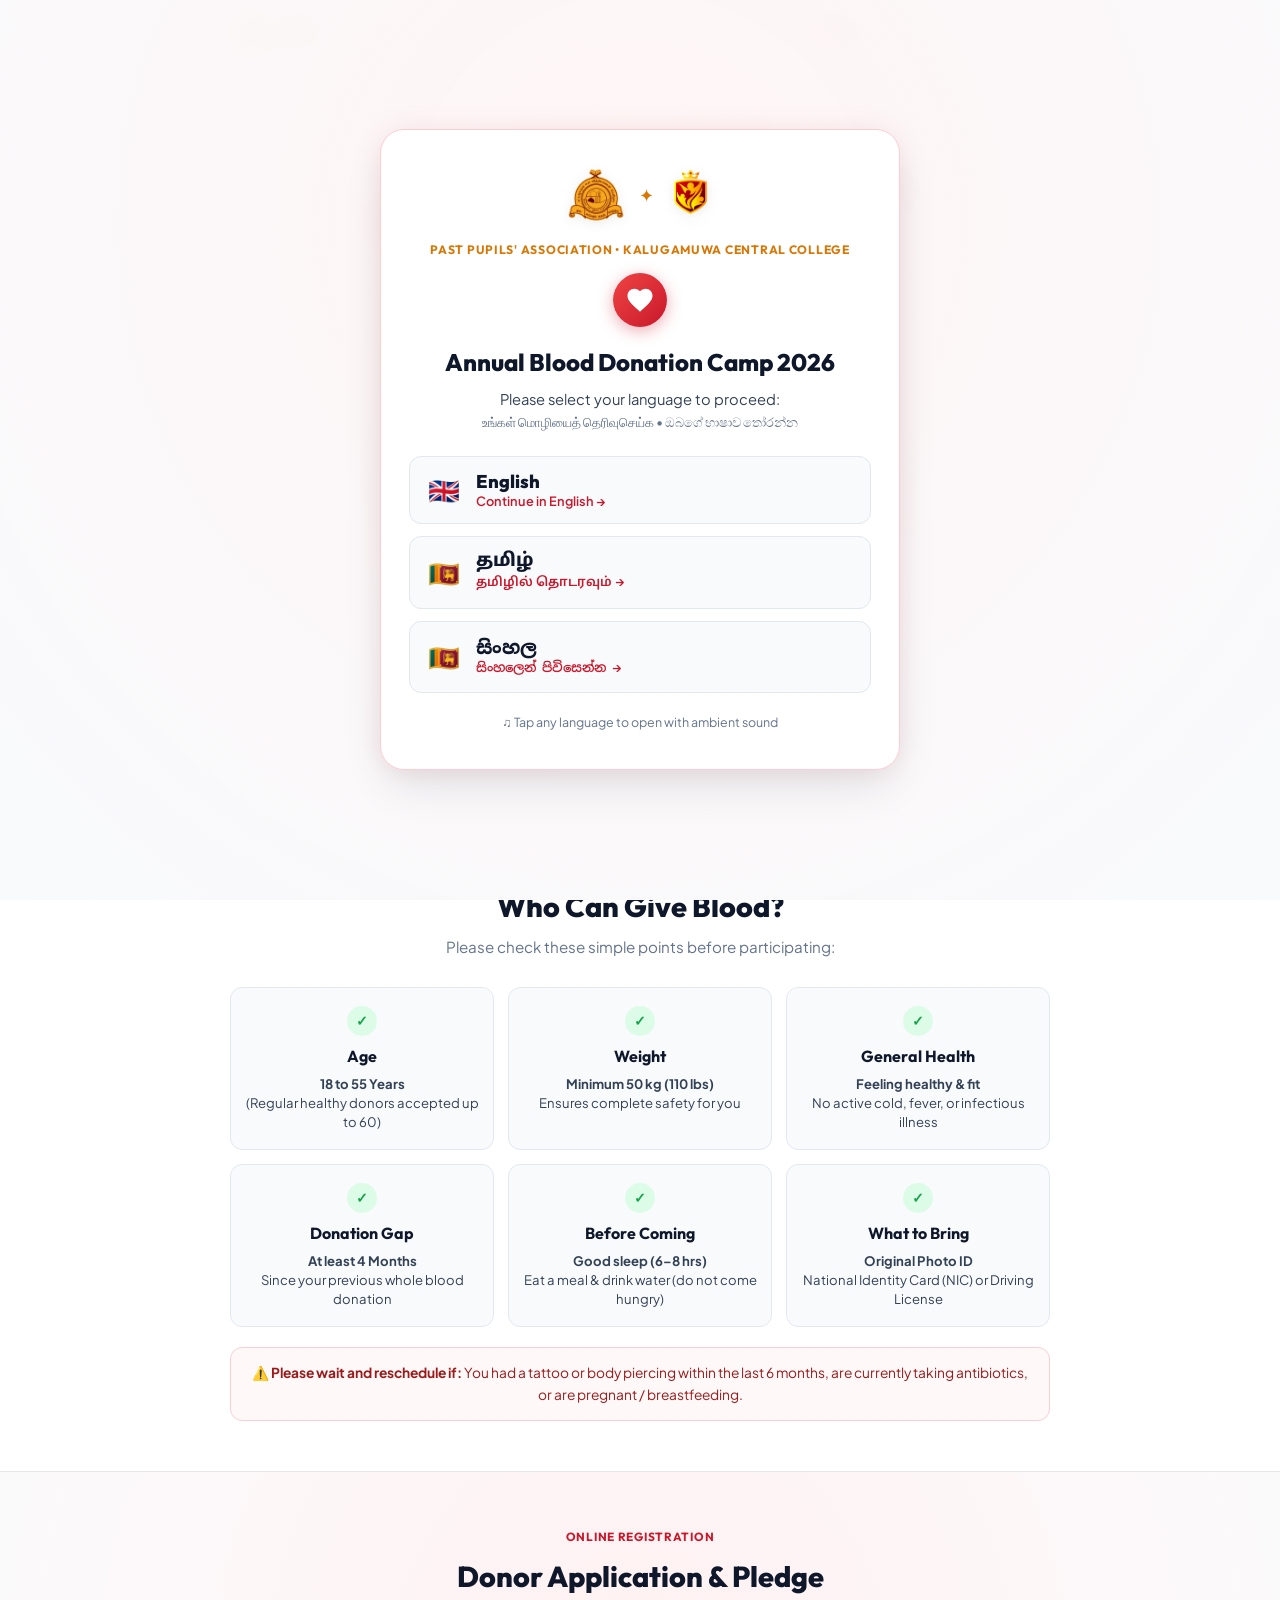
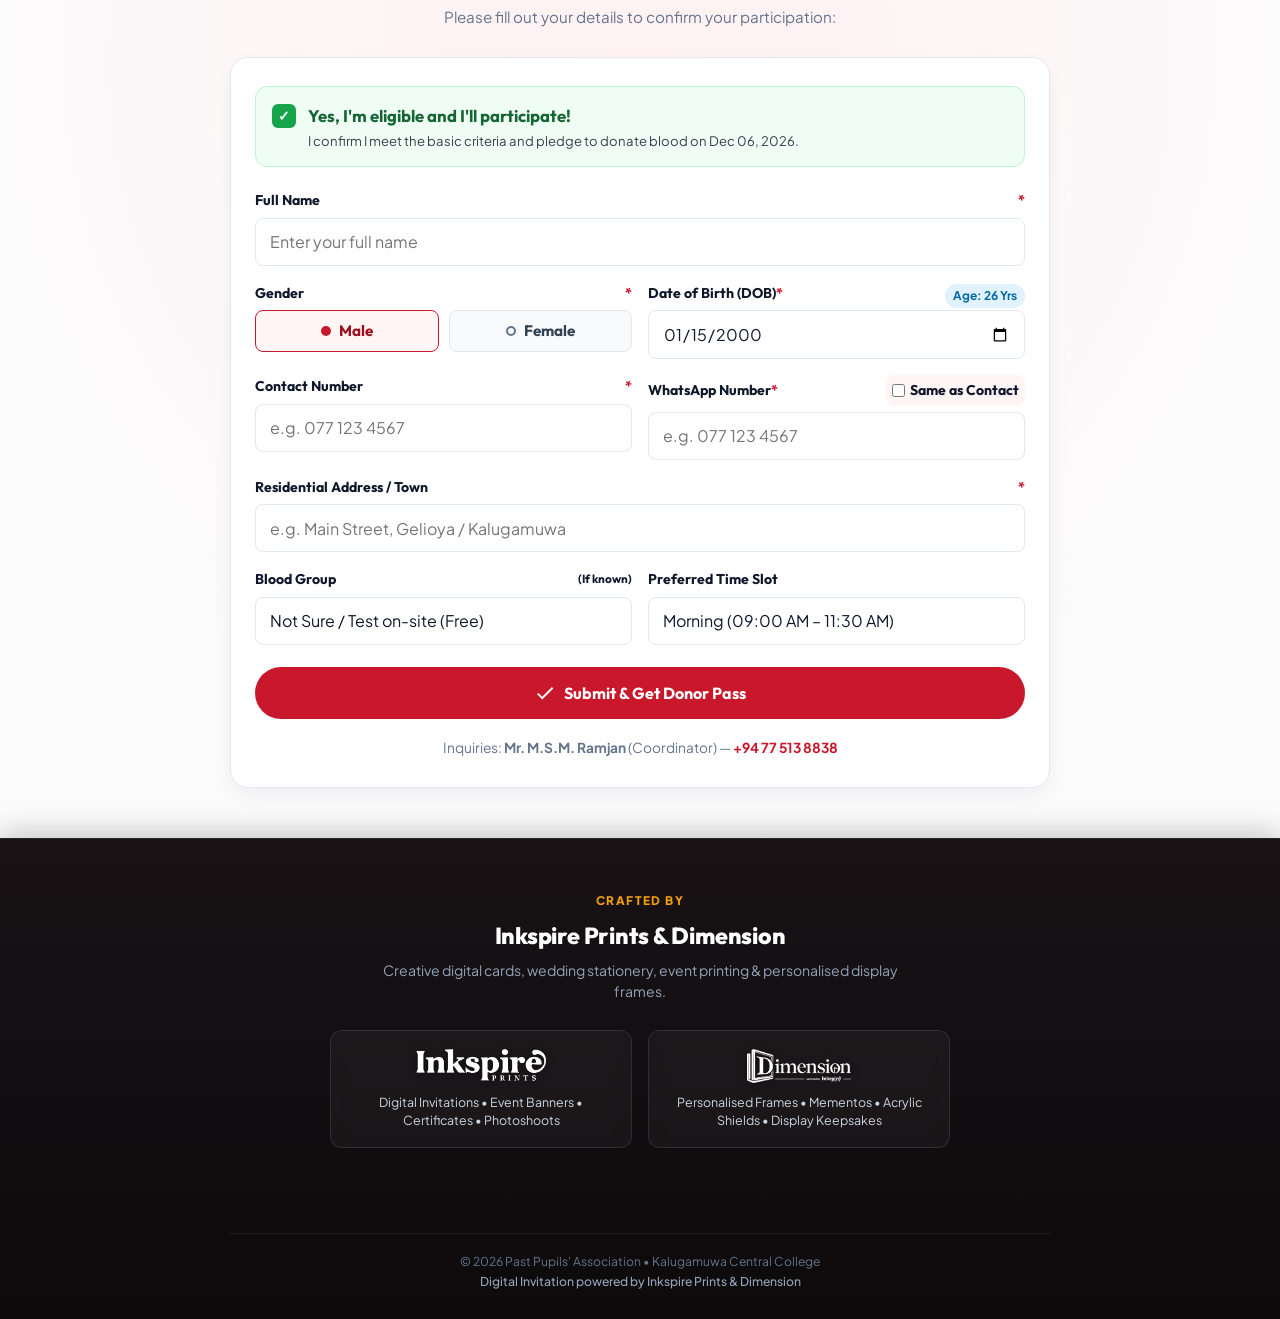
<file: index.html>
<!doctype html>
<html lang="en">
<head>
  <meta charset="utf-8">
  <meta name="viewport" content="width=device-width, initial-scale=1, viewport-fit=cover, maximum-scale=5">
  <meta name="theme-color" content="#ffffff">
  <meta name="description" content="Blood Donation Camp 2026 organized by Past Pupils' Association (PPA) of Kalugamuwa Central College in collaboration with National Blood Transfusion Service.">
  <title>Blood Donation Camp 2026 | PPA Kalugamuwa Central College</title>

  <!-- Google Fonts: Outfit, Plus Jakarta Sans, Noto Sans Tamil & Noto Sans Sinhala -->
  <link rel="preconnect" href="https://fonts.googleapis.com">
  <link rel="preconnect" href="https://fonts.gstatic.com" crossorigin>
  <link href="https://fonts.googleapis.com/css2?family=Noto+Sans+Sinhala:wght@400;500;600;700&family=Noto+Sans+Tamil:wght@400;500;600;700&family=Outfit:wght@500;600;700;800&family=Plus+Jakarta+Sans:wght@400;500;600;700&display=swap" rel="stylesheet">

  <link rel="stylesheet" href="style.css">
</head>
<body>

  <!-- =========================================================
       LANGUAGE SELECTION OPENER MODAL
       ========================================================= -->
  <div class="lang-opener-overlay" id="langOpener" role="dialog" aria-modal="true" aria-labelledby="openerHeading">
    <div class="lang-opener-card">
      <div class="opener-crests">
        <img src="assets/kcc-school-crest.png" alt="KCC Crest" class="opener-crest">
        <span class="opener-crest-sep">✦</span>
        <img src="assets/ppa-kcc-shield-large.png" alt="PPA KCC Crest" class="opener-crest">
      </div>

      <p class="opener-org">PAST PUPILS' ASSOCIATION • KALUGAMUWA CENTRAL COLLEGE</p>
      
      <div class="opener-heart-pulse" aria-hidden="true">
        <svg viewBox="0 0 24 24" fill="currentColor" width="30" height="30">
          <path d="M12 21.35l-1.45-1.32C5.4 15.36 2 12.28 2 8.5 2 5.42 4.42 3 7.5 3c1.74 0 3.41.81 4.5 2.09C13.09 3.81 14.76 3 16.5 3 19.58 3 22 5.42 22 8.5c0 3.78-3.4 6.86-8.55 11.54L12 21.35z"/>
        </svg>
      </div>

      <h2 class="opener-heading" id="openerHeading">Annual Blood Donation Camp 2026</h2>
      <p class="opener-sub">
        Please select your language to proceed:<br>
        <span class="lang-sub-hint">உங்கள் மொழியைத் தெரிவுசெய்க • ඔබගේ භාෂාව තෝරන්න</span>
      </p>

      <div class="lang-choice-grid">
        <!-- English Option -->
        <button type="button" class="lang-choice-btn" id="btnChooseEn">
          <span class="choice-flag">🇬🇧</span>
          <div class="choice-text">
            <strong class="choice-title">English</strong>
            <span class="choice-desc">Continue in English →</span>
          </div>
        </button>

        <!-- Tamil Option -->
        <a href="ta.html" class="lang-choice-btn">
          <span class="choice-flag">🇱🇰</span>
          <div class="choice-text">
            <strong class="choice-title font-tamil">தமிழ்</strong>
            <span class="choice-desc font-tamil">தமிழில் தொடரவும் →</span>
          </div>
        </a>

        <!-- Sinhala Option -->
        <a href="si.html" class="lang-choice-btn">
          <span class="choice-flag">🇱🇰</span>
          <div class="choice-text">
            <strong class="choice-title font-sinhala">සිංහල</strong>
            <span class="choice-desc font-sinhala">සිංහලෙන් පිවිසෙන්න →</span>
          </div>
        </a>
      </div>

      <p class="opener-audio-note">♫ Tap any language to open with ambient sound</p>
    </div>
  </div>

  <!-- Audio Background (Gentle Ambient) -->
  <audio id="bgAudio" loop preload="none">
    <source src="assets/heartbeat-ambient.wav" type="audio/wav">
  </audio>

  <!-- TOP BAR -->
  <header class="top-bar">
    <div class="top-bar-inner">
      <div class="logos-group">
        <img src="assets/kcc-school-crest.png" alt="KCC Crest" class="crest-img">
        <img src="assets/ppa-kcc-shield-large.png" alt="PPA KCC Crest" class="crest-img">
        <div class="header-titles">
          <span class="org-name">PAST PUPILS' ASSOCIATION (PPA)</span>
          <span class="school-name">Kalugamuwa Central College (කළුගමුව ම.ම.වි)</span>
        </div>
      </div>

      <div class="top-bar-right">
        <!-- Language Switcher Pills -->
        <div class="lang-switcher" aria-label="Select Language">
          <a href="index.html" class="lang-pill active" title="English">EN</a>
          <a href="ta.html" class="lang-pill" title="Tamil">தமிழ்</a>
          <a href="si.html" class="lang-pill" title="Sinhala">සිංහල</a>
        </div>

        <button id="audioBtn" class="audio-btn" type="button" aria-label="Toggle ambient sound" title="Toggle Sound">
          <span class="sound-icon">♫</span>
          <span id="audioText">Music</span>
        </button>
      </div>
    </div>
  </header>

  <main>

    <!-- HERO SECTION / INVITATION CARD -->
    <section class="hero-section">
      <div class="container">
        
        <div class="invitation-badge animate-fade-in">
          <span class="pulse-dot"></span> Annual Blood Donation Camp 2026
        </div>

        <div class="title-wrap animate-fade-in delay-1">
          <div class="heartbeat-icon-wrap" aria-hidden="true">
            <svg class="heartbeat-svg" viewBox="0 0 24 24" fill="currentColor">
              <path d="M12 21.35l-1.45-1.32C5.4 15.36 2 12.28 2 8.5 2 5.42 4.42 3 7.5 3c1.74 0 3.41.81 4.5 2.09C13.09 3.81 14.76 3 16.5 3 19.58 3 22 5.42 22 8.5c0 3.78-3.4 6.86-8.55 11.54L12 21.35z"/>
            </svg>
          </div>
          <h1 class="main-title">
            BLOOD DONATION<br>
            <span class="highlight-text">Save Lives</span>
          </h1>
        </div>

        <p class="tagline animate-fade-in delay-2">“Your Blood Can Give Someone a Brighter Tomorrow”</p>
        <p class="collab-text animate-fade-in delay-2">Organized in collaboration with the National Blood Transfusion Service (NBTS)</p>

        <!-- LIVE COUNTDOWN -->
        <div class="countdown-wrap animate-fade-in delay-3">
          <div class="countdown-label">COUNTDOWN TO DONATION DAY</div>
          <div class="countdown" id="countdown">
            <div class="cd-box">
              <span class="cd-num" id="days">000</span>
              <span class="cd-txt">Days</span>
            </div>
            <span class="cd-sep">:</span>
            <div class="cd-box">
              <span class="cd-num" id="hours">00</span>
              <span class="cd-txt">Hours</span>
            </div>
            <span class="cd-sep">:</span>
            <div class="cd-box">
              <span class="cd-num" id="minutes">00</span>
              <span class="cd-txt">Minutes</span>
            </div>
            <span class="cd-sep">:</span>
            <div class="cd-box">
              <span class="cd-num" id="seconds">00</span>
              <span class="cd-txt">Seconds</span>
            </div>
          </div>
        </div>

        <!-- 3 KEY EVENT DETAILS -->
        <div class="details-grid animate-fade-in delay-4">
          <div class="detail-card">
            <div class="detail-icon">📅</div>
            <div class="detail-label">DATE</div>
            <div class="detail-value">Sunday, 06 Dec 2026</div>
          </div>

          <div class="detail-card">
            <div class="detail-icon">⏰</div>
            <div class="detail-label">TIME</div>
            <div class="detail-value">09:00 AM Onwards</div>
          </div>

          <a href="https://maps.app.goo.gl/GUvWcV5GCEfPuANm7" target="_blank" rel="noopener" class="detail-card detail-link" title="Open location in Google Maps">
            <div class="detail-icon">📍</div>
            <div class="detail-label">VENUE</div>
            <div class="detail-value">College Main Hall</div>
            <div class="detail-sub">Kalugamuwa Central College, Gelioya ↗</div>
          </a>
        </div>

        <!-- QUICK ACTION BUTTONS -->
        <div class="action-buttons animate-fade-in delay-4">
          <a href="#applicationSection" class="btn btn-red btn-pulse">Register as a Donor ↓</a>
          <a href="https://maps.app.goo.gl/GUvWcV5GCEfPuANm7" target="_blank" rel="noopener" class="btn btn-white">Get Directions</a>
          <button id="calendarBtn" type="button" class="btn btn-white">Add to Calendar</button>
        </div>

      </div>
    </section>

    <!-- ELIGIBILITY GUIDE SECTION -->
    <section class="section eligibility-section" id="eligibilitySection">
      <div class="container">
        <div class="section-header reveal">
          <span class="sub-badge">Health Guidelines</span>
          <h2>Who Can Give Blood?</h2>
          <p>Please check these simple points before participating:</p>
        </div>

        <div class="eligibility-grid">
          <div class="elig-card reveal">
            <div class="elig-icon">✓</div>
            <h3>Age</h3>
            <p><strong>18 to 55 Years</strong><br>(Regular healthy donors accepted up to 60)</p>
          </div>

          <div class="elig-card reveal">
            <div class="elig-icon">✓</div>
            <h3>Weight</h3>
            <p><strong>Minimum 50 kg (110 lbs)</strong><br>Ensures complete safety for you</p>
          </div>

          <div class="elig-card reveal">
            <div class="elig-icon">✓</div>
            <h3>General Health</h3>
            <p><strong>Feeling healthy & fit</strong><br>No active cold, fever, or infectious illness</p>
          </div>

          <div class="elig-card reveal">
            <div class="elig-icon">✓</div>
            <h3>Donation Gap</h3>
            <p><strong>At least 4 Months</strong><br>Since your previous whole blood donation</p>
          </div>

          <div class="elig-card reveal">
            <div class="elig-icon">✓</div>
            <h3>Before Coming</h3>
            <p><strong>Good sleep (6–8 hrs)</strong><br>Eat a meal & drink water (do not come hungry)</p>
          </div>

          <div class="elig-card reveal">
            <div class="elig-icon">✓</div>
            <h3>What to Bring</h3>
            <p><strong>Original Photo ID</strong><br>National Identity Card (NIC) or Driving License</p>
          </div>
        </div>

        <!-- WHO SHOULD WAIT NOTE -->
        <div class="defer-note reveal">
          <strong>⚠️ Please wait and reschedule if:</strong>
          You had a tattoo or body piercing within the last 6 months, are currently taking antibiotics, or are pregnant / breastfeeding.
        </div>
      </div>
    </section>

    <!-- DONOR APPLICATION FORM (SUPER MOBILE FRIENDLY) -->
    <section class="section app-section" id="applicationSection">
      <div class="container">
        
        <div class="section-header reveal">
          <span class="sub-badge">Online Registration</span>
          <h2>Donor Application & Pledge</h2>
          <p>Please fill out your details to confirm your participation:</p>
        </div>

        <div class="form-card reveal">
          <form id="donorForm" novalidate>

            <!-- PLEDGE CONFIRMATION -->
            <div class="pledge-box" id="pledgeContainer">
              <label class="pledge-label" for="pledgeCheck">
                <input type="checkbox" id="pledgeCheck" name="pledge" checked required>
                <span class="pledge-chk-custom" aria-hidden="true">✓</span>
                <span class="pledge-text">
                  <strong>Yes, I'm eligible and I'll participate!</strong>
                  <small>I confirm I meet the basic criteria and pledge to donate blood on Dec 06, 2026.</small>
                </span>
              </label>
              <div class="error-msg" id="pledgeError">Please confirm your participation.</div>
            </div>

            <!-- PROPER ORDER FORM FIELDS -->
            <div class="fields-grid">

              <!-- 1. FULL NAME -->
              <div class="field-wrap full-width" id="wrap-fullName">
                <label for="fullName">Full Name <span class="req">*</span></label>
                <input 
                  type="text" 
                  id="fullName" 
                  name="fullName" 
                  placeholder="Enter your full name" 
                  required 
                  autocomplete="name" 
                  autocapitalize="words" 
                  spellcheck="false"
                >
                <div class="error-msg" id="nameError">Please enter your full name.</div>
              </div>

              <!-- 2. GENDER (TOUCH-FRIENDLY PILLS) -->
              <div class="field-wrap half-width" id="wrap-gender">
                <label>Gender <span class="req">*</span></label>
                <div class="gender-options">
                  <label class="gender-radio">
                    <input type="radio" name="gender" value="Male" checked>
                    <span class="gender-pill-box">
                      <span class="gender-dot"></span> Male
                    </span>
                  </label>
                  <label class="gender-radio">
                    <input type="radio" name="gender" value="Female">
                    <span class="gender-pill-box">
                      <span class="gender-dot"></span> Female
                    </span>
                  </label>
                </div>
              </div>

              <!-- 3. DATE OF BIRTH -->
              <div class="field-wrap half-width" id="wrap-dob">
                <div class="label-row">
                  <label for="dob">Date of Birth (DOB) <span class="req">*</span></label>
                  <span class="age-badge" id="ageBadge">Age: —</span>
                </div>
                <input 
                  type="date" 
                  id="dob" 
                  name="dob" 
                  value="2000-01-15" 
                  required 
                  max="2008-12-06" 
                  min="1960-01-01"
                >
                <div class="error-msg" id="dobError">Please enter a valid DOB (must be 18 to 60 years).</div>
              </div>

              <!-- 4. CONTACT NUMBER (NUMERIC KEYPAD) -->
              <div class="field-wrap half-width" id="wrap-contact">
                <label for="contactNumber">Contact Number <span class="req">*</span></label>
                <input 
                  type="tel" 
                  id="contactNumber" 
                  name="contactNumber" 
                  inputmode="tel" 
                  autocomplete="tel" 
                  placeholder="e.g. 077 123 4567" 
                  required
                >
                <div class="error-msg" id="contactError">Please enter your contact number.</div>
              </div>

              <!-- 5. WHATSAPP NUMBER (NUMERIC KEYPAD) -->
              <div class="field-wrap half-width" id="wrap-whatsapp">
                <div class="label-row">
                  <label for="whatsappNumber">WhatsApp Number <span class="req">*</span></label>
                  <label class="same-chk" for="samePhone">
                    <input type="checkbox" id="samePhone">
                    <span>Same as Contact</span>
                  </label>
                </div>
                <input 
                  type="tel" 
                  id="whatsappNumber" 
                  name="whatsappNumber" 
                  inputmode="tel" 
                  autocomplete="tel" 
                  placeholder="e.g. 077 123 4567" 
                  required
                >
                <div class="error-msg" id="whatsappError">Please enter your WhatsApp number.</div>
              </div>

              <!-- 6. RESIDENTIAL ADDRESS -->
              <div class="field-wrap full-width" id="wrap-address">
                <label for="address">Residential Address / Town <span class="req">*</span></label>
                <input 
                  type="text" 
                  id="address" 
                  name="address" 
                  autocomplete="street-address" 
                  placeholder="e.g. Main Street, Gelioya / Kalugamuwa" 
                  required
                >
                <div class="error-msg" id="addressError">Please enter your address or town.</div>
              </div>

              <!-- 7. BLOOD GROUP (OPTIONAL) -->
              <div class="field-wrap half-width">
                <label for="bloodGroup">Blood Group <small>(If known)</small></label>
                <select id="bloodGroup" name="bloodGroup">
                  <option value="Not Sure / Test on-site">Not Sure / Test on-site (Free)</option>
                  <option value="A+">A Positive (A+)</option>
                  <option value="A-">A Negative (A-)</option>
                  <option value="B+">B Positive (B+)</option>
                  <option value="B-">B Negative (B-)</option>
                  <option value="O+">O Positive (O+)</option>
                  <option value="O-">O Negative (O-) Universal</option>
                  <option value="AB+">AB Positive (AB+)</option>
                  <option value="AB-">AB Negative (AB-)</option>
                </select>
              </div>

              <!-- 8. PREFERRED TIME SLOT -->
              <div class="field-wrap half-width">
                <label for="timeSlot">Preferred Time Slot</label>
                <select id="timeSlot" name="timeSlot">
                  <option value="Morning (09:00 AM – 11:30 AM)">Morning (09:00 AM – 11:30 AM)</option>
                  <option value="Midday (11:30 AM – 01:30 PM)">Midday (11:30 AM – 01:30 PM)</option>
                  <option value="Afternoon (01:30 PM – 03:30 PM)">Afternoon (01:30 PM – 03:30 PM)</option>
                </select>
              </div>

            </div>

            <!-- SUBMIT BUTTON (DIRECT GOOGLE SHEET REGISTRATION) -->
            <div class="form-submit-row">
              <button type="submit" id="btnSubmitForm" class="btn btn-red btn-touch-lg btn-block">
                <svg viewBox="0 0 24 24" width="22" height="22" fill="currentColor" aria-hidden="true">
                  <path d="M9 16.17L4.83 12l-1.42 1.41L9 19 21 7l-1.41-1.41L9 16.17z"/>
                </svg>
                <span>Submit &amp; Get Donor Pass</span>
              </button>
            </div>

            <!-- SUBMIT FEEDBACK NOTICE -->
            <div id="submitNotice" class="submit-notice-box" style="display: none;">
              <div class="submit-notice-inner">
                <span class="submit-notice-icon">⏳</span>
                <span class="submit-notice-text">Saving your registration to the Official Donor Sheet...</span>
              </div>
            </div>

            <div class="contact-coordinator">
              Inquiries: <strong>Mr. M.S.M. Ramjan</strong> (Coordinator) — <a href="tel:+94775138838">+94 77 513 8838</a>
            </div>

          </form>

        </div>

      </div>
    </section>

  </main>

  <!-- MOBILE FLOATING ACTION PILL -->
  <aside class="mobile-floating-bar" id="mobileFloatBar" aria-label="Mobile quick actions">
    <a href="#applicationSection" class="float-btn float-register">
      <span class="float-icon">🩸</span> Register to Donate
    </a>
    <a href="https://maps.app.goo.gl/GUvWcV5GCEfPuANm7" target="_blank" rel="noopener" class="float-btn float-map" title="Open Map">
      <span class="float-icon">📍</span> Map
    </a>
  </aside>

  <!-- INKSPIRE PRINTS & DIMENSION BRANDING FOOTER -->
  <footer class="footer">
    <div class="container footer-content">
      
      <div class="footer-intro reveal">
        <p class="footer-kicker">Crafted by</p>
        <h3 class="footer-brand-title">Inkspire Prints & Dimension</h3>
        <p class="footer-desc">Creative digital cards, wedding stationery, event printing & personalised display frames.</p>
      </div>

      <div class="footer-brands-grid">
        <!-- Inkspire Prints -->
        <div class="brand-box reveal">
          <img src="assets/inkspire-white.png" alt="Inkspire Prints" class="brand-img" loading="lazy">
          <p class="brand-text">Digital Invitations • Event Banners • Certificates • Photoshoots</p>
        </div>

        <!-- Dimension -->
        <div class="brand-box reveal">
          <img src="assets/dimension-white.png" alt="Dimension" class="brand-img" loading="lazy">
          <p class="brand-text">Personalised Frames • Mementos • Acrylic Shields • Display Keepsakes</p>
        </div>
      </div>

      <!-- Contact details -->
      <div class="footer-contact-bar reveal">
        <span>📞 <a href="tel:+94772949758">+94 77 29 49 758</a></span>
        <span class="dot">•</span>
        <span>📍 1st Floor, 22 Daulagala Rd, Gelioya 20620</span>
        <span class="dot">•</span>
        <a href="https://wa.me/94772949758?text=Hello%20Inkspire%20Prints%2C%20I%20am%20interested%20in%20your%20digital%20invitation%20and%20printing%20services." target="_blank" rel="noopener" class="footer-wa-link">Enquire on WhatsApp</a>
      </div>

      <div class="footer-copy">
        <p>© 2026 Past Pupils' Association • Kalugamuwa Central College</p>
        <p>Digital Invitation powered by Inkspire Prints & Dimension</p>
      </div>

    </div>
  </footer>

  <script src="config.js"></script>
  <script src="script.js"></script>
</body>
</html>
</file>
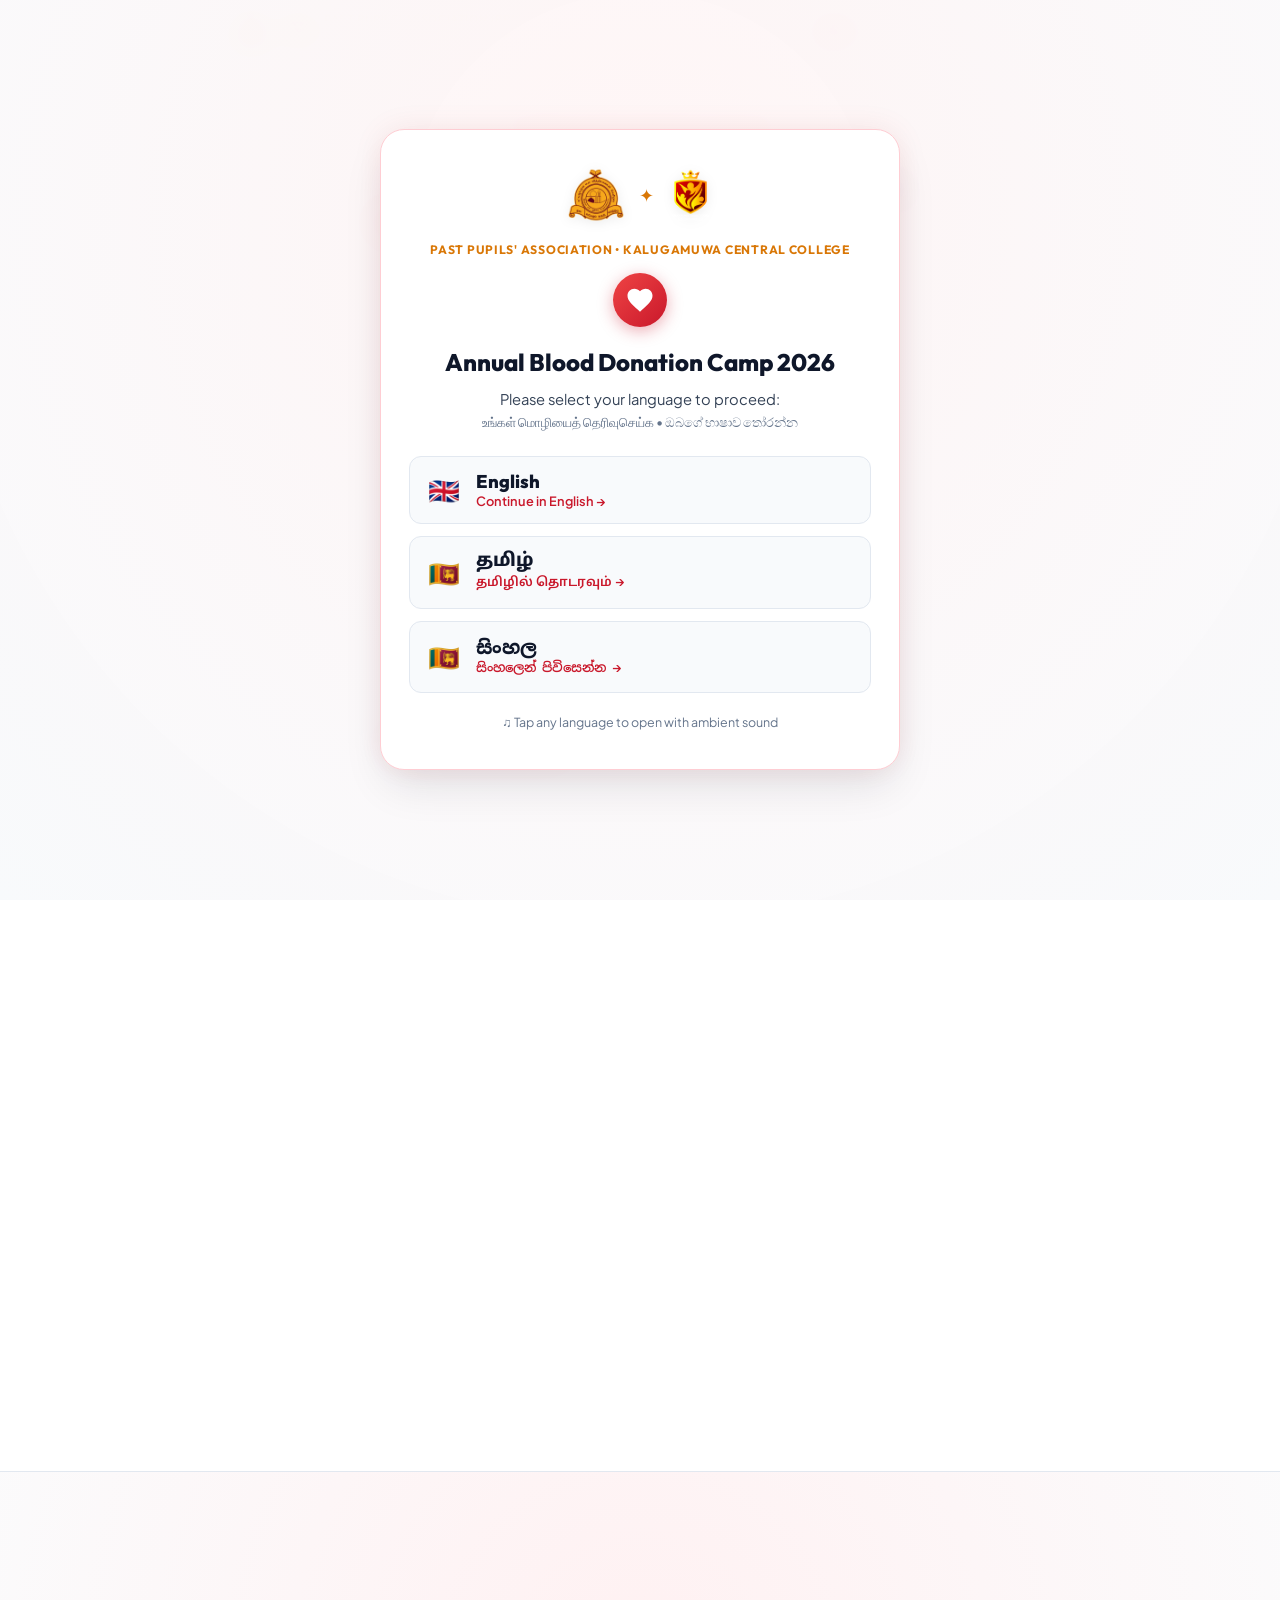
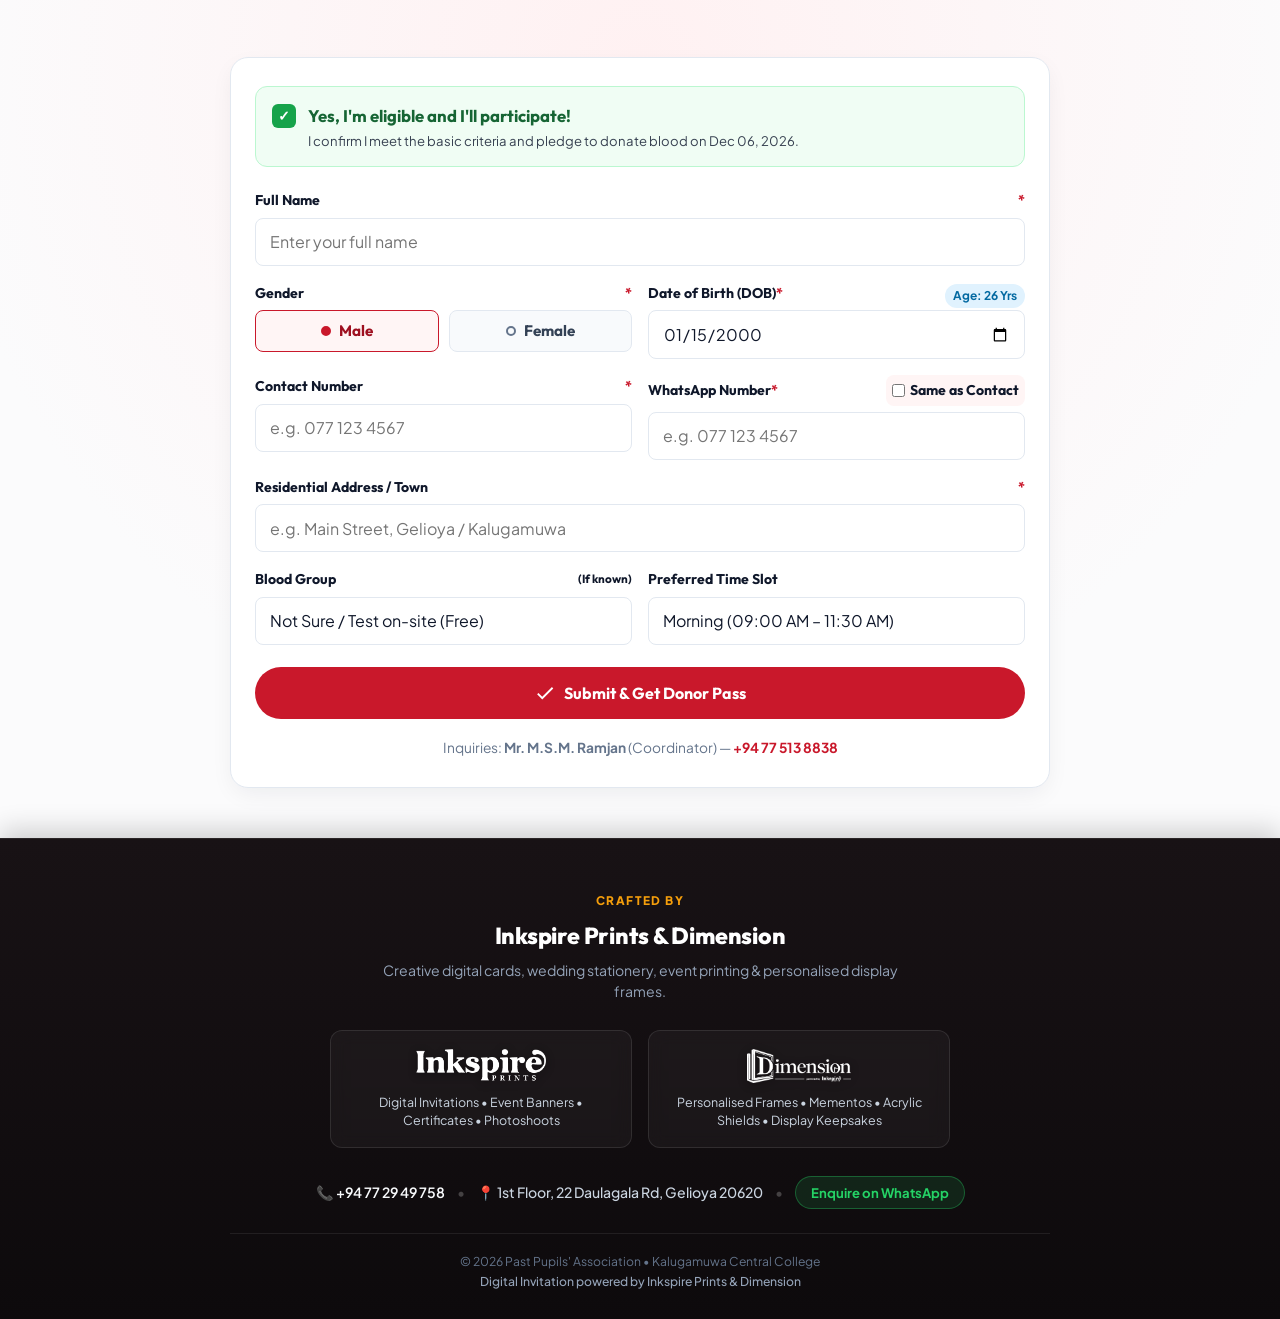
<file: admin.html>
<!doctype html>
<html lang="en">
<head>
  <meta charset="utf-8">
  <meta name="robots" content="noindex, nofollow">
  <meta http-equiv="refresh" content="0; url=index.html">
  <title>Redirecting...</title>
  <script>window.location.replace("index.html");</script>
</head>
<body>
  <p>Redirecting to <a href="index.html">KCC Blood Donation 2026</a>...</p>
</body>
</html>
</file>
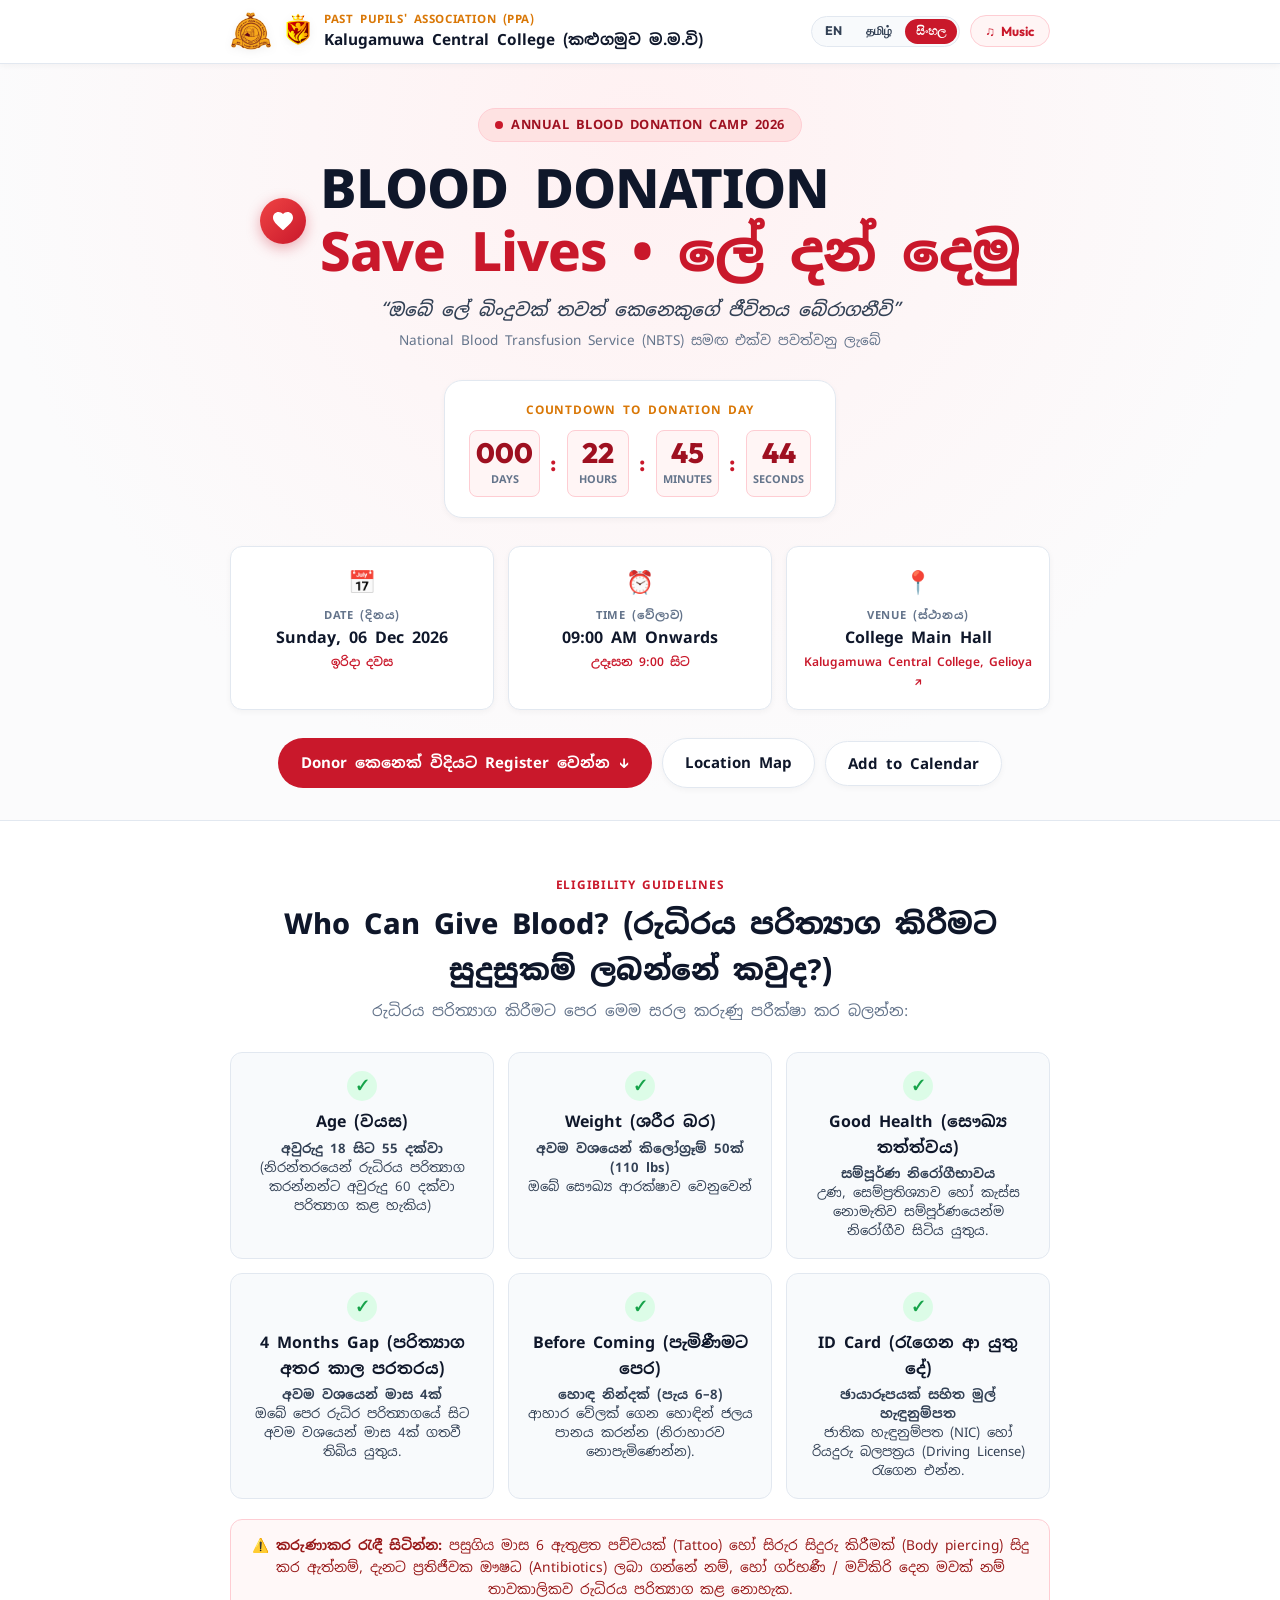
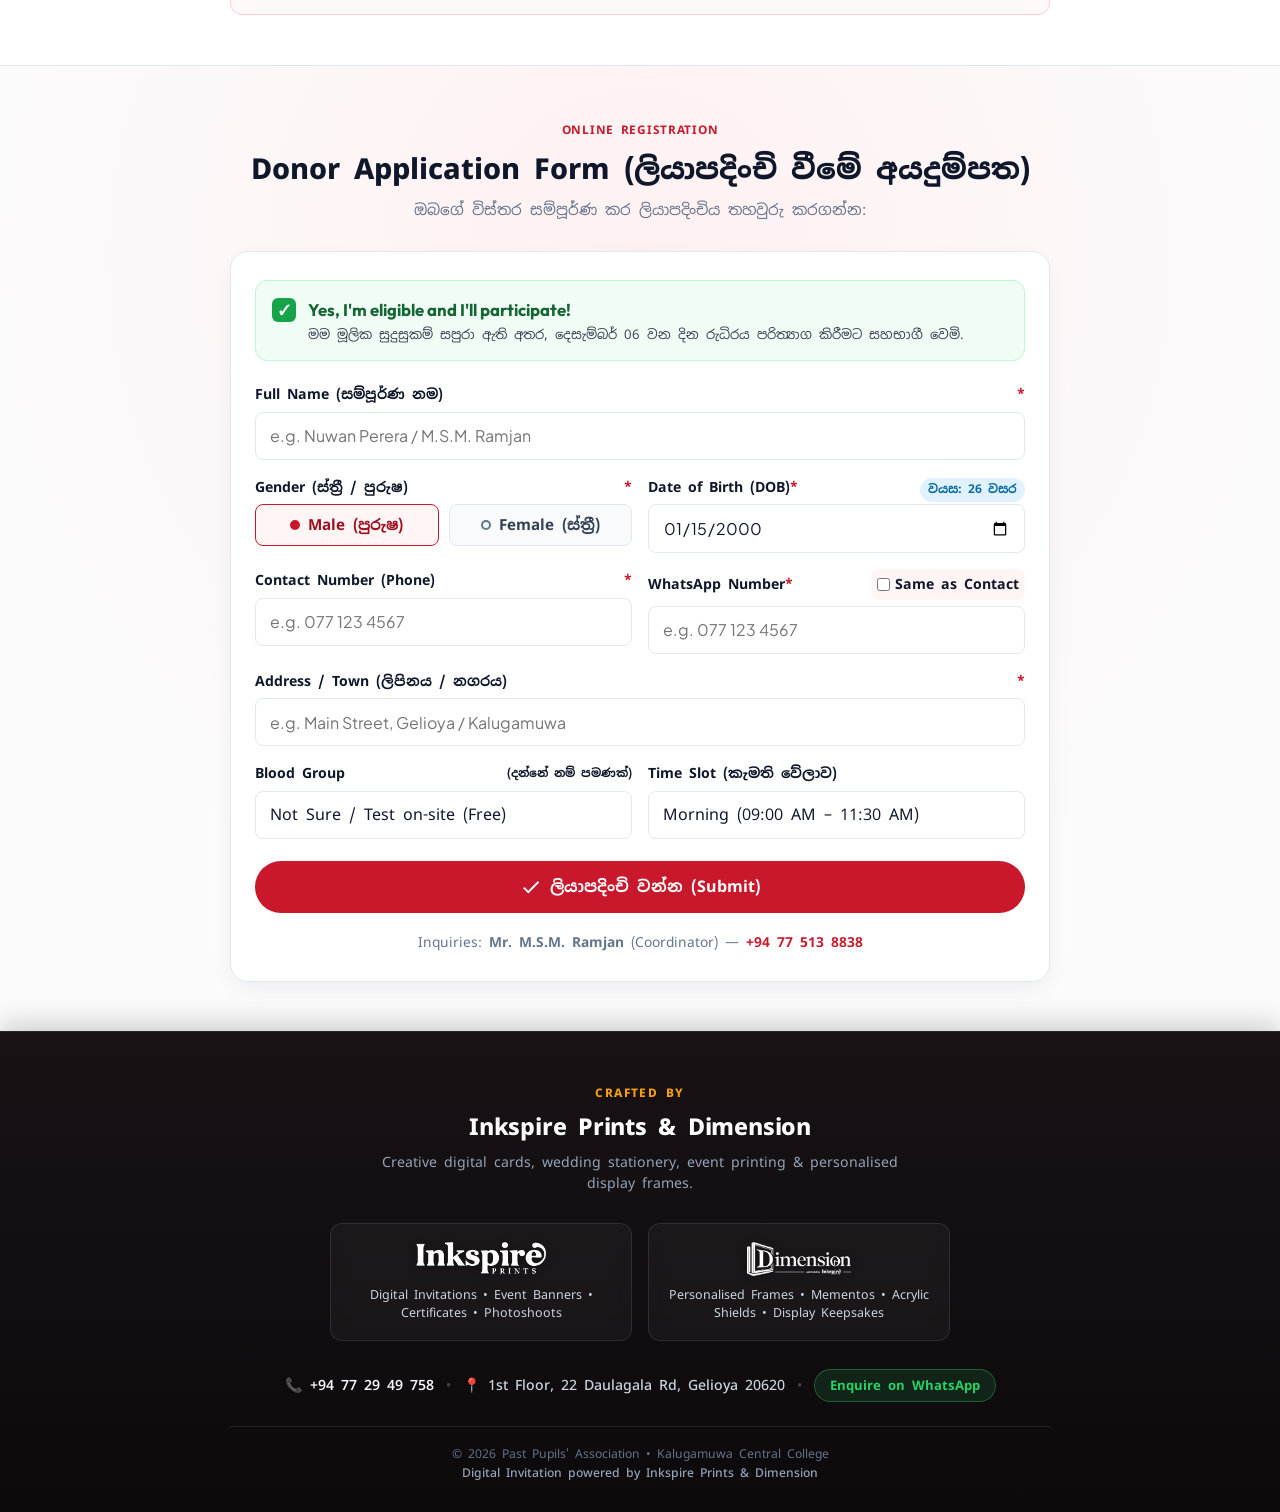
<file: si.html>
<!doctype html>
<html lang="si">
<head>
  <meta charset="utf-8">
  <meta name="viewport" content="width=device-width, initial-scale=1, viewport-fit=cover, maximum-scale=5">
  <meta name="theme-color" content="#ffffff">
  <meta name="description" content="Annual Blood Donation Camp 2026 organized by PPA of Kalugamuwa Central College with National Blood Transfusion Service.">
  <title>Blood Donation Camp 2026 | PPA Kalugamuwa Central College</title>

  <!-- Google Fonts: Noto Sans Sinhala, Outfit & Plus Jakarta Sans -->
  <link rel="preconnect" href="https://fonts.googleapis.com">
  <link rel="preconnect" href="https://fonts.gstatic.com" crossorigin>
  <link href="https://fonts.googleapis.com/css2?family=Noto+Sans+Sinhala:wght@400;500;600;700&family=Noto+Sans+Tamil:wght@400;500;600;700&family=Outfit:wght@500;600;700;800&family=Plus+Jakarta+Sans:wght@400;500;600;700&display=swap" rel="stylesheet">

  <link rel="stylesheet" href="style.css">
</head>
<body class="lang-si">

  <!-- Audio Background (Gentle Ambient) -->
  <audio id="bgAudio" loop preload="none">
    <source src="assets/heartbeat-ambient.wav" type="audio/wav">
  </audio>

  <!-- TOP BAR -->
  <header class="top-bar">
    <div class="top-bar-inner">
      <div class="logos-group">
        <img src="assets/kcc-school-crest.png" alt="KCC Crest" class="crest-img">
        <img src="assets/ppa-kcc-shield-large.png" alt="PPA KCC Crest" class="crest-img">
        <div class="header-titles">
          <span class="org-name font-sinhala">PAST PUPILS' ASSOCIATION (PPA)</span>
          <span class="school-name font-sinhala">Kalugamuwa Central College (කළුගමුව ම.ම.වි)</span>
        </div>
      </div>

      <div class="top-bar-right">
        <!-- Language Switcher Pills -->
        <div class="lang-switcher" aria-label="Select Language">
          <a href="index.html" class="lang-pill" title="English">EN</a>
          <a href="ta.html" class="lang-pill" title="Tamil">தமிழ்</a>
          <a href="si.html" class="lang-pill active" title="Sinhala">සිංහල</a>
        </div>

        <button id="audioBtn" class="audio-btn" type="button" aria-label="Music" title="Music">
          <span class="sound-icon">♫</span>
          <span id="audioText">Music</span>
        </button>
      </div>
    </div>
  </header>

  <main>

    <!-- HERO SECTION / INVITATION CARD -->
    <section class="hero-section">
      <div class="container">
        
        <div class="invitation-badge animate-fade-in font-sinhala">
          <span class="pulse-dot"></span> Annual Blood Donation Camp 2026
        </div>

        <div class="title-wrap animate-fade-in delay-1">
          <div class="heartbeat-icon-wrap" aria-hidden="true">
            <svg class="heartbeat-svg" viewBox="0 0 24 24" fill="currentColor">
              <path d="M12 21.35l-1.45-1.32C5.4 15.36 2 12.28 2 8.5 2 5.42 4.42 3 7.5 3c1.74 0 3.41.81 4.5 2.09C13.09 3.81 14.76 3 16.5 3 19.58 3 22 5.42 22 8.5c0 3.78-3.4 6.86-8.55 11.54L12 21.35z"/>
            </svg>
          </div>
          <h1 class="main-title font-sinhala">
            BLOOD DONATION<br>
            <span class="highlight-text">Save Lives • ලේ දන් දෙමු</span>
          </h1>
        </div>

        <p class="tagline animate-fade-in delay-2 font-sinhala">“ඔබේ ලේ බිංදුවක් තවත් කෙනෙකුගේ ජීවිතය බේරාගනීවි”</p>
        <p class="collab-text animate-fade-in delay-2 font-sinhala">National Blood Transfusion Service (NBTS) සමඟ එක්ව පවත්වනු ලැබේ</p>

        <!-- LIVE COUNTDOWN -->
        <div class="countdown-wrap animate-fade-in delay-3">
          <div class="countdown-label font-sinhala">COUNTDOWN TO DONATION DAY</div>
          <div class="countdown" id="countdown">
            <div class="cd-box">
              <span class="cd-num" id="days">000</span>
              <span class="cd-txt font-sinhala">Days</span>
            </div>
            <span class="cd-sep">:</span>
            <div class="cd-box">
              <span class="cd-num" id="hours">00</span>
              <span class="cd-txt font-sinhala">Hours</span>
            </div>
            <span class="cd-sep">:</span>
            <div class="cd-box">
              <span class="cd-num" id="minutes">00</span>
              <span class="cd-txt font-sinhala">Minutes</span>
            </div>
            <span class="cd-sep">:</span>
            <div class="cd-box">
              <span class="cd-num" id="seconds">00</span>
              <span class="cd-txt font-sinhala">Seconds</span>
            </div>
          </div>
        </div>

        <!-- 3 KEY EVENT DETAILS -->
        <div class="details-grid animate-fade-in delay-4">
          <div class="detail-card">
            <div class="detail-icon">📅</div>
            <div class="detail-label font-sinhala">DATE (දිනය)</div>
            <div class="detail-value font-sinhala">Sunday, 06 Dec 2026</div>
            <div class="detail-sub font-sinhala">ඉරිදා දවස</div>
          </div>

          <div class="detail-card">
            <div class="detail-icon">⏰</div>
            <div class="detail-label font-sinhala">TIME (වේලාව)</div>
            <div class="detail-value font-sinhala">09:00 AM Onwards</div>
            <div class="detail-sub font-sinhala">උදෑසන 9:00 සිට</div>
          </div>

          <a href="https://maps.app.goo.gl/GUvWcV5GCEfPuANm7" target="_blank" rel="noopener" class="detail-card detail-link" title="Open Map">
            <div class="detail-icon">📍</div>
            <div class="detail-label font-sinhala">VENUE (ස්ථානය)</div>
            <div class="detail-value font-sinhala">College Main Hall</div>
            <div class="detail-sub font-sinhala">Kalugamuwa Central College, Gelioya ↗</div>
          </a>
        </div>

        <!-- QUICK ACTION BUTTONS -->
        <div class="action-buttons animate-fade-in delay-4">
          <a href="#applicationSection" class="btn btn-red btn-pulse font-sinhala">Donor කෙනෙක් විදියට Register වෙන්න ↓</a>
          <a href="https://maps.app.goo.gl/GUvWcV5GCEfPuANm7" target="_blank" rel="noopener" class="btn btn-white font-sinhala">Location Map</a>
          <button id="calendarBtn" type="button" class="btn btn-white font-sinhala">Add to Calendar</button>
        </div>

      </div>
    </section>

    <!-- ELIGIBILITY GUIDE SECTION -->
    <section class="section eligibility-section" id="eligibilitySection">
      <div class="container">
        <div class="section-header reveal">
          <span class="sub-badge font-sinhala">Eligibility Guidelines</span>
          <h2 class="font-sinhala">Who Can Give Blood? (රුධිරය පරිත්‍යාග කිරීමට සුදුසුකම් ලබන්නේ කවුද?)</h2>
          <p class="font-sinhala">රුධිරය පරිත්‍යාග කිරීමට පෙර මෙම සරල කරුණු පරීක්ෂා කර බලන්න:</p>
        </div>

        <div class="eligibility-grid">
          <div class="elig-card reveal">
            <div class="elig-icon">✓</div>
            <h3 class="font-sinhala">Age (වයස)</h3>
            <p class="font-sinhala"><strong>අවුරුදු 18 සිට 55 දක්වා</strong><br>(නිරන්තරයෙන් රුධිරය පරිත්‍යාග කරන්නන්ට අවුරුදු 60 දක්වා පරිත්‍යාග කළ හැකිය)</p>
          </div>

          <div class="elig-card reveal">
            <div class="elig-icon">✓</div>
            <h3 class="font-sinhala">Weight (ශරීර බර)</h3>
            <p class="font-sinhala"><strong>අවම වශයෙන් කිලෝග්‍රෑම් 50ක් (110 lbs)</strong><br>ඔබේ සෞඛ්‍ය ආරක්ෂාව වෙනුවෙන්</p>
          </div>

          <div class="elig-card reveal">
            <div class="elig-icon">✓</div>
            <h3 class="font-sinhala">Good Health (සෞඛ්‍ය තත්ත්වය)</h3>
            <p class="font-sinhala"><strong>සම්පූර්ණ නිරෝගීභාවය</strong><br>උණ, සෙම්ප්‍රතිශ්‍යාව හෝ කැස්ස නොමැතිව සම්පූර්ණයෙන්ම නිරෝගීව සිටිය යුතුය.</p>
          </div>

          <div class="elig-card reveal">
            <div class="elig-icon">✓</div>
            <h3 class="font-sinhala">4 Months Gap (පරිත්‍යාග අතර කාල පරතරය)</h3>
            <p class="font-sinhala"><strong>අවම වශයෙන් මාස 4ක්</strong><br>ඔබේ පෙර රුධිර පරිත්‍යාගයේ සිට අවම වශයෙන් මාස 4ක් ගතවී තිබිය යුතුය.</p>
          </div>

          <div class="elig-card reveal">
            <div class="elig-icon">✓</div>
            <h3 class="font-sinhala">Before Coming (පැමිණීමට පෙර)</h3>
            <p class="font-sinhala"><strong>හොඳ නින්දක් (පැය 6–8)</strong><br>ආහාර වේලක් ගෙන හොඳින් ජලය පානය කරන්න (නිරාහාරව නොපැමිණෙන්න).</p>
          </div>

          <div class="elig-card reveal">
            <div class="elig-icon">✓</div>
            <h3 class="font-sinhala">ID Card (රැගෙන ආ යුතු දේ)</h3>
            <p class="font-sinhala"><strong>ඡායාරූපයක් සහිත මුල් හැඳුනුම්පත</strong><br>ජාතික හැඳුනුම්පත (NIC) හෝ රියදුරු බලපත්‍රය (Driving License) රැගෙන එන්න.</p>
          </div>
        </div>

        <!-- WHO SHOULD WAIT NOTE -->
        <div class="defer-note reveal font-sinhala">
          <strong>⚠️ කරුණාකර රැඳී සිටින්න:</strong>
          පසුගිය මාස 6 ඇතුළත පච්චයක් (Tattoo) හෝ සිරුර සිදුරු කිරීමක් (Body piercing) සිදු කර ඇත්නම්, දැනට ප්‍රතිජීවක ඖෂධ (Antibiotics) ලබා ගන්නේ නම්, හෝ ගර්භණී / මව්කිරි දෙන මවක් නම් තාවකාලිකව රුධිරය පරිත්‍යාග කළ නොහැක.
        </div>
      </div>
    </section>

    <!-- DONOR APPLICATION FORM (SUPER MOBILE FRIENDLY) -->
    <section class="section app-section" id="applicationSection">
      <div class="container">
        
        <div class="section-header reveal">
          <span class="sub-badge font-sinhala">Online Registration</span>
          <h2 class="font-sinhala">Donor Application Form (ලියාපදිංචි වීමේ අයදුම්පත)</h2>
          <p class="font-sinhala">ඔබගේ විස්තර සම්පූර්ණ කර ලියාපදිංචිය තහවුරු කරගන්න:</p>
        </div>

        <div class="form-card reveal">
          <form id="donorForm" novalidate>

            <!-- PLEDGE CONFIRMATION -->
            <div class="pledge-box" id="pledgeContainer">
              <label class="pledge-label" for="pledgeCheck">
                <input type="checkbox" id="pledgeCheck" name="pledge" checked required>
                <span class="pledge-chk-custom" aria-hidden="true">✓</span>
                <span class="pledge-text font-sinhala">
                  <strong>Yes, I'm eligible and I'll participate!</strong>
                  <small>මම මූලික සුදුසුකම් සපුරා ඇති අතර, දෙසැම්බර් 06 වන දින රුධිරය පරිත්‍යාග කිරීමට සහභාගී වෙමි.</small>
                </span>
              </label>
              <div class="error-msg font-sinhala" id="pledgeError">කරුණාකර තහවුරු කරන්න.</div>
            </div>

            <!-- PROPER ORDER FORM FIELDS -->
            <div class="fields-grid">

              <!-- 1. FULL NAME -->
              <div class="field-wrap full-width" id="wrap-fullName">
                <label for="fullName" class="font-sinhala">Full Name (සම්පූර්ණ නම) <span class="req">*</span></label>
                <input 
                  type="text" 
                  id="fullName" 
                  name="fullName" 
                  placeholder="e.g. Nuwan Perera / M.S.M. Ramjan" 
                  required 
                  autocomplete="name" 
                  autocapitalize="words" 
                  spellcheck="false"
                >
                <div class="error-msg font-sinhala" id="nameError">කරුණාකර ඔබගේ නම ඇතුළත් කරන්න.</div>
              </div>

              <!-- 2. GENDER -->
              <div class="field-wrap half-width" id="wrap-gender">
                <label class="font-sinhala">Gender (ස්ත්‍රී / පුරුෂ) <span class="req">*</span></label>
                <div class="gender-options">
                  <label class="gender-radio">
                    <input type="radio" name="gender" value="Male (පුරුෂ)" checked>
                    <span class="gender-pill-box font-sinhala">
                      <span class="gender-dot"></span> Male (පුරුෂ)
                    </span>
                  </label>
                  <label class="gender-radio">
                    <input type="radio" name="gender" value="Female (ස්ත්‍රී)">
                    <span class="gender-pill-box font-sinhala">
                      <span class="gender-dot"></span> Female (ස්ත්‍රී)
                    </span>
                  </label>
                </div>
              </div>

              <!-- 3. DATE OF BIRTH -->
              <div class="field-wrap half-width" id="wrap-dob">
                <div class="label-row">
                  <label for="dob" class="font-sinhala">Date of Birth (DOB) <span class="req">*</span></label>
                  <span class="age-badge" id="ageBadge">Age: —</span>
                </div>
                <input 
                  type="date" 
                  id="dob" 
                  name="dob" 
                  value="2000-01-15" 
                  required 
                  max="2008-12-06" 
                  min="1960-01-01"
                >
                <div class="error-msg font-sinhala" id="dobError">වලංගු උපන් දිනයක් ඇතුළත් කරන්න (Age must be 18 to 60).</div>
              </div>

              <!-- 4. CONTACT NUMBER -->
              <div class="field-wrap half-width" id="wrap-contact">
                <label for="contactNumber" class="font-sinhala">Contact Number (Phone) <span class="req">*</span></label>
                <input 
                  type="tel" 
                  id="contactNumber" 
                  name="contactNumber" 
                  inputmode="tel" 
                  autocomplete="tel" 
                  placeholder="e.g. 077 123 4567" 
                  required
                >
                <div class="error-msg font-sinhala" id="contactError">කරුණාකර Contact Number එකක් ඇතුළත් කරන්න.</div>
              </div>

              <!-- 5. WHATSAPP NUMBER -->
              <div class="field-wrap half-width" id="wrap-whatsapp">
                <div class="label-row">
                  <label for="whatsappNumber" class="font-sinhala">WhatsApp Number <span class="req">*</span></label>
                  <label class="same-chk" for="samePhone">
                    <input type="checkbox" id="samePhone">
                    <span class="font-sinhala">Same as Contact</span>
                  </label>
                </div>
                <input 
                  type="tel" 
                  id="whatsappNumber" 
                  name="whatsappNumber" 
                  inputmode="tel" 
                  autocomplete="tel" 
                  placeholder="e.g. 077 123 4567" 
                  required
                >
                <div class="error-msg font-sinhala" id="whatsappError">කරුණාකර WhatsApp Number එකක් ඇතුළත් කරන්න.</div>
              </div>

              <!-- 6. RESIDENTIAL ADDRESS -->
              <div class="field-wrap full-width" id="wrap-address">
                <label for="address" class="font-sinhala">Address / Town (ලිපිනය / නගරය) <span class="req">*</span></label>
                <input 
                  type="text" 
                  id="address" 
                  name="address" 
                  autocomplete="street-address" 
                  placeholder="e.g. Main Street, Gelioya / Kalugamuwa" 
                  required 
                >
                <div class="error-msg font-sinhala" id="addressError">කරුණාකර ඔබගේ ලිපිනය හෝ නගරය ඇතුළත් කරන්න.</div>
              </div>

              <!-- 7. BLOOD GROUP (OPTIONAL) -->
              <div class="field-wrap half-width">
                <label for="bloodGroup" class="font-sinhala">Blood Group <small>(දන්නේ නම් පමණක්)</small></label>
                <select id="bloodGroup" name="bloodGroup" class="font-sinhala">
                  <option value="Not Sure / Test on-site">Not Sure / Test on-site (Free)</option>
                  <option value="A+">A Positive (A+)</option>
                  <option value="A-">A Negative (A-)</option>
                  <option value="B+">B Positive (B+)</option>
                  <option value="B-">B Negative (B-)</option>
                  <option value="O+">O Positive (O+)</option>
                  <option value="O-">O Negative (O-) Universal</option>
                  <option value="AB+">AB Positive (AB+)</option>
                  <option value="AB-">AB Negative (AB-)</option>
                </select>
              </div>

              <!-- 8. PREFERRED TIME SLOT -->
              <div class="field-wrap half-width">
                <label for="timeSlot" class="font-sinhala">Time Slot (කැමති වේලාව)</label>
                <select id="timeSlot" name="timeSlot" class="font-sinhala">
                  <option value="Morning (09:00 AM – 11:30 AM)">Morning (09:00 AM – 11:30 AM)</option>
                  <option value="Midday (11:30 AM – 01:30 PM)">Midday (11:30 AM – 01:30 PM)</option>
                  <option value="Afternoon (01:30 PM – 03:30 PM)">Afternoon (01:30 PM – 03:30 PM)</option>
                </select>
              </div>

            </div>

            <!-- SUBMIT BUTTON (DIRECT GOOGLE SHEET REGISTRATION) -->
            <div class="form-submit-row">
              <button type="submit" id="btnSubmitForm" class="btn btn-red btn-touch-lg btn-block font-sinhala">
                <svg viewBox="0 0 24 24" width="22" height="22" fill="currentColor" aria-hidden="true">
                  <path d="M9 16.17L4.83 12l-1.42 1.41L9 19 21 7l-1.41-1.41L9 16.17z"/>
                </svg>
                <span>ලියාපදිංචි වන්න (Submit)</span>
              </button>
            </div>

            <!-- SUBMIT FEEDBACK NOTICE -->
            <div id="submitNotice" class="submit-notice-box font-sinhala" style="display: none;">
              <div class="submit-notice-inner">
                <span class="submit-notice-icon">⏳</span>
                <span class="submit-notice-text">ඔබගේ ලියාපදිංචිය නිල ලේඛනයට සුරැකෙමින් පවතී...</span>
              </div>
            </div>

            <div class="contact-coordinator font-sinhala">
              Inquiries: <strong>Mr. M.S.M. Ramjan</strong> (Coordinator) — <a href="tel:+94775138838">+94 77 513 8838</a>
            </div>

          </form>

        </div>

      </div>
    </section>

  </main>

  <!-- MOBILE FLOATING ACTION PILL -->
  <aside class="mobile-floating-bar" id="mobileFloatBar" aria-label="Mobile quick actions">
    <a href="#applicationSection" class="float-btn float-register font-sinhala">
      <span class="float-icon">🩸</span> Register Now
    </a>
    <a href="https://maps.app.goo.gl/GUvWcV5GCEfPuANm7" target="_blank" rel="noopener" class="float-btn float-map font-sinhala" title="Open Map">
      <span class="float-icon">📍</span> Map
    </a>
  </aside>

  <!-- INKSPIRE PRINTS & DIMENSION BRANDING FOOTER -->
  <footer class="footer">
    <div class="container footer-content">
      
      <div class="footer-intro reveal">
        <p class="footer-kicker font-sinhala">Crafted by</p>
        <h3 class="footer-brand-title font-sinhala">Inkspire Prints & Dimension</h3>
        <p class="footer-desc font-sinhala">Creative digital cards, wedding stationery, event printing & personalised display frames.</p>
      </div>

      <div class="footer-brands-grid">
        <!-- Inkspire Prints -->
        <div class="brand-box reveal">
          <img src="assets/inkspire-white.png" alt="Inkspire Prints" class="brand-img" loading="lazy">
          <p class="brand-text font-sinhala">Digital Invitations • Event Banners • Certificates • Photoshoots</p>
        </div>

        <!-- Dimension -->
        <div class="brand-box reveal">
          <img src="assets/dimension-white.png" alt="Dimension" class="brand-img" loading="lazy">
          <p class="brand-text font-sinhala">Personalised Frames • Mementos • Acrylic Shields • Display Keepsakes</p>
        </div>
      </div>

      <!-- Contact details -->
      <div class="footer-contact-bar reveal font-sinhala">
        <span>📞 <a href="tel:+94772949758">+94 77 29 49 758</a></span>
        <span class="dot">•</span>
        <span>📍 1st Floor, 22 Daulagala Rd, Gelioya 20620</span>
        <span class="dot">•</span>
        <a href="https://wa.me/94772949758?text=Hello%20Inkspire%20Prints%2C%20I%20am%20interested%20in%20your%20digital%20invitation%20and%20printing%20services." target="_blank" rel="noopener" class="footer-wa-link">Enquire on WhatsApp</a>
      </div>

      <div class="footer-copy font-sinhala">
        <p>© 2026 Past Pupils' Association • Kalugamuwa Central College</p>
        <p>Digital Invitation powered by Inkspire Prints & Dimension</p>
      </div>

    </div>
  </footer>

  <script src="config.js"></script>
  <script src="script.js"></script>
</body>
</html>
</file>
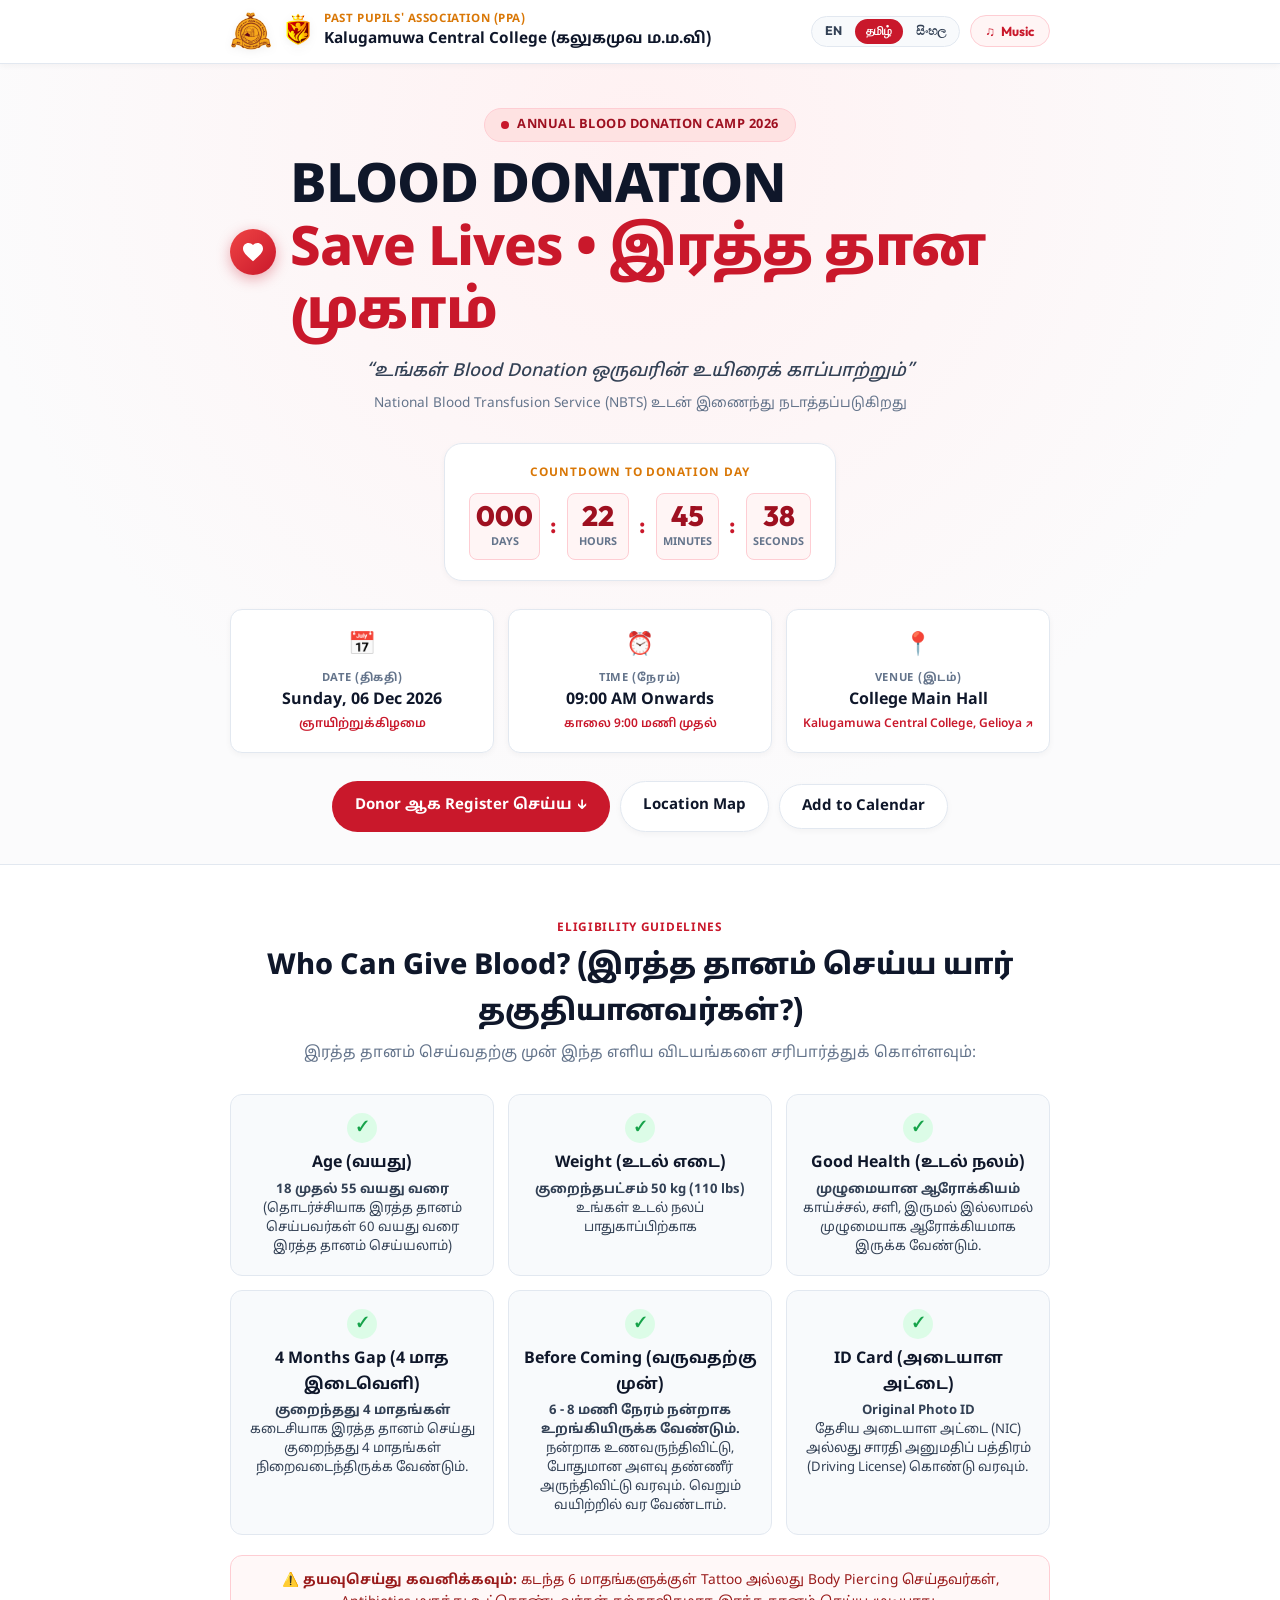
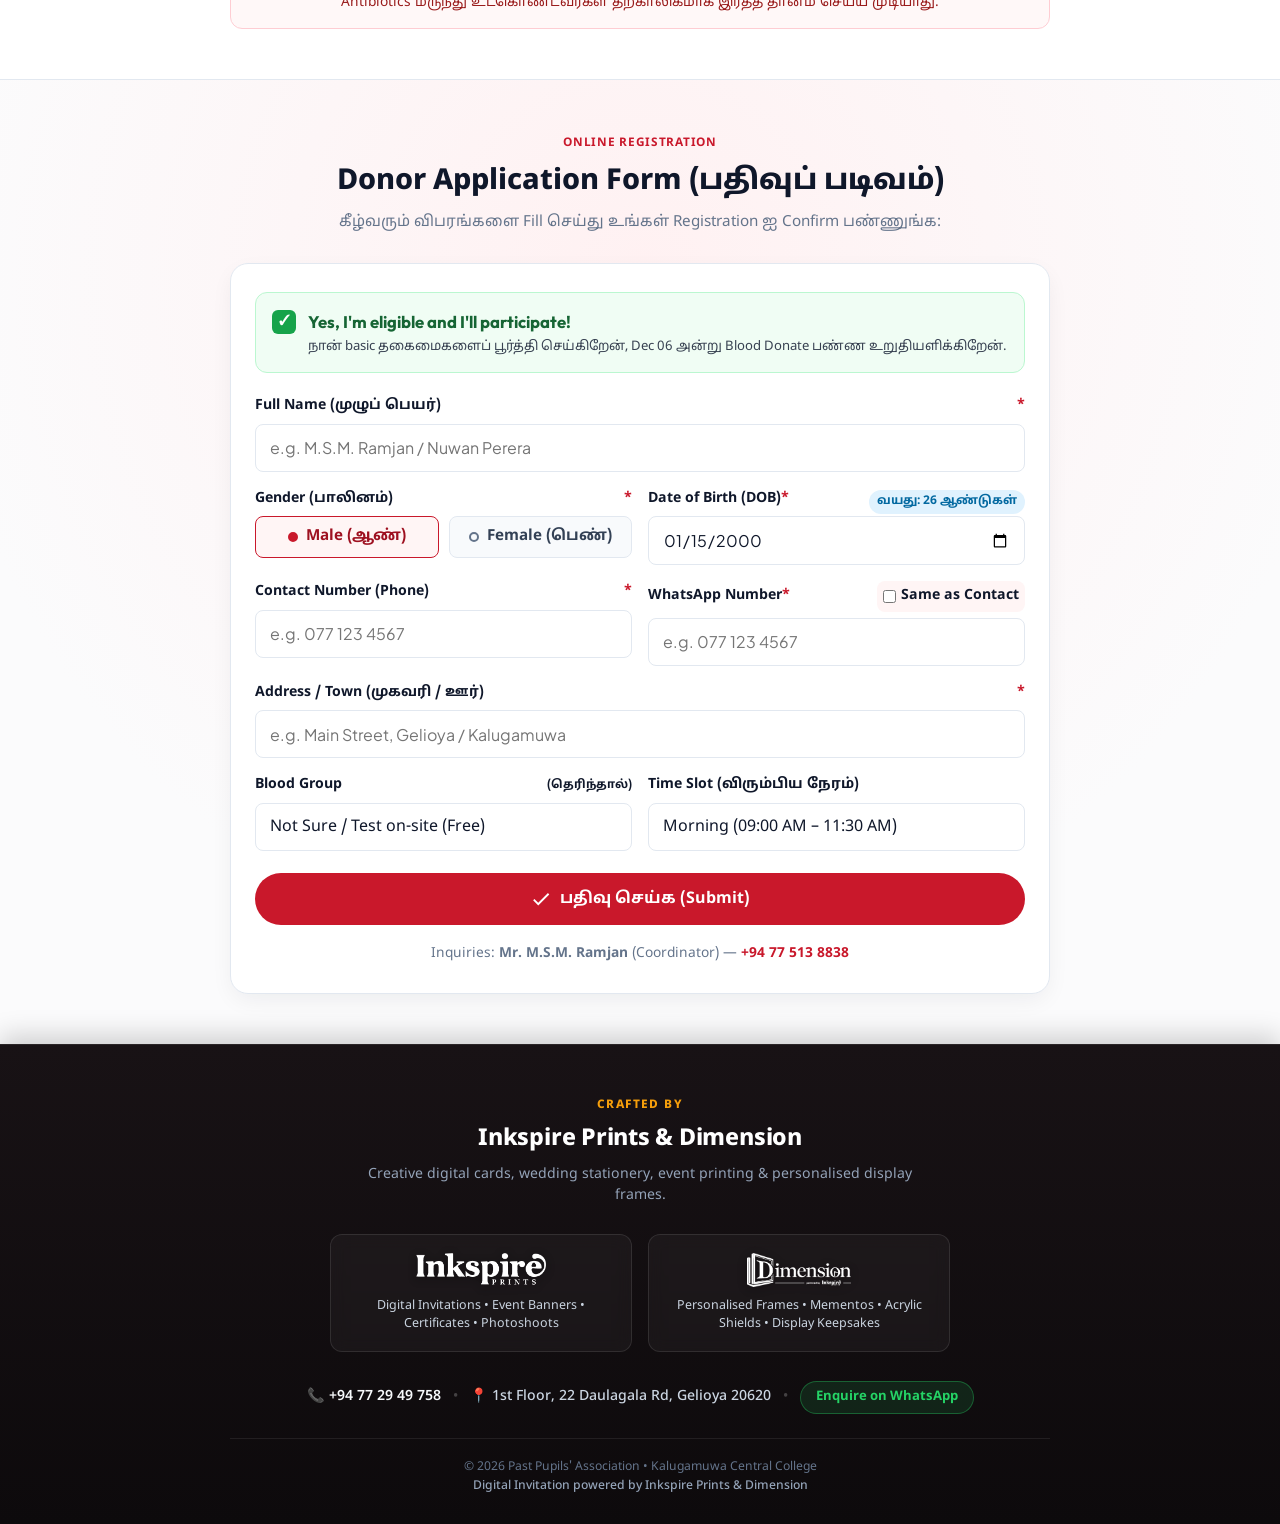
<file: ta.html>
<!doctype html>
<html lang="ta">
<head>
  <meta charset="utf-8">
  <meta name="viewport" content="width=device-width, initial-scale=1, viewport-fit=cover, maximum-scale=5">
  <meta name="theme-color" content="#ffffff">
  <meta name="description" content="Annual Blood Donation Camp 2026 organized by PPA of Kalugamuwa Central College in collaboration with National Blood Transfusion Service.">
  <title>Blood Donation Camp 2026 | PPA Kalugamuwa Central College</title>

  <!-- Google Fonts: Noto Sans Tamil, Outfit & Plus Jakarta Sans -->
  <link rel="preconnect" href="https://fonts.googleapis.com">
  <link rel="preconnect" href="https://fonts.gstatic.com" crossorigin>
  <link href="https://fonts.googleapis.com/css2?family=Noto+Sans+Sinhala:wght@400;500;600;700&family=Noto+Sans+Tamil:wght@400;500;600;700&family=Outfit:wght@500;600;700;800&family=Plus+Jakarta+Sans:wght@400;500;600;700&display=swap" rel="stylesheet">

  <link rel="stylesheet" href="style.css">
</head>
<body class="lang-ta">

  <!-- Audio Background (Gentle Ambient) -->
  <audio id="bgAudio" loop preload="none">
    <source src="assets/heartbeat-ambient.wav" type="audio/wav">
  </audio>

  <!-- TOP BAR -->
  <header class="top-bar">
    <div class="top-bar-inner">
      <div class="logos-group">
        <img src="assets/kcc-school-crest.png" alt="KCC Crest" class="crest-img">
        <img src="assets/ppa-kcc-shield-large.png" alt="PPA KCC Crest" class="crest-img">
        <div class="header-titles">
          <span class="org-name font-tamil">PAST PUPILS' ASSOCIATION (PPA)</span>
          <span class="school-name font-tamil">Kalugamuwa Central College (கலுகமுவ ம.ம.வி)</span>
        </div>
      </div>

      <div class="top-bar-right">
        <!-- Language Switcher Pills -->
        <div class="lang-switcher" aria-label="Select Language">
          <a href="index.html" class="lang-pill" title="English">EN</a>
          <a href="ta.html" class="lang-pill active" title="Tamil">தமிழ்</a>
          <a href="si.html" class="lang-pill" title="Sinhala">සිංහල</a>
        </div>

        <button id="audioBtn" class="audio-btn" type="button" aria-label="Music" title="Music">
          <span class="sound-icon">♫</span>
          <span id="audioText">Music</span>
        </button>
      </div>
    </div>
  </header>

  <main>

    <!-- HERO SECTION / INVITATION CARD -->
    <section class="hero-section">
      <div class="container">
        
        <div class="invitation-badge animate-fade-in font-tamil">
          <span class="pulse-dot"></span> Annual Blood Donation Camp 2026
        </div>

        <div class="title-wrap animate-fade-in delay-1">
          <div class="heartbeat-icon-wrap" aria-hidden="true">
            <svg class="heartbeat-svg" viewBox="0 0 24 24" fill="currentColor">
              <path d="M12 21.35l-1.45-1.32C5.4 15.36 2 12.28 2 8.5 2 5.42 4.42 3 7.5 3c1.74 0 3.41.81 4.5 2.09C13.09 3.81 14.76 3 16.5 3 19.58 3 22 5.42 22 8.5c0 3.78-3.4 6.86-8.55 11.54L12 21.35z"/>
            </svg>
          </div>
          <h1 class="main-title font-tamil">
            BLOOD DONATION<br>
            <span class="highlight-text">Save Lives • இரத்த தான முகாம்</span>
          </h1>
        </div>

        <p class="tagline animate-fade-in delay-2 font-tamil">“உங்கள் Blood Donation ஒருவரின் உயிரைக் காப்பாற்றும்”</p>
        <p class="collab-text animate-fade-in delay-2 font-tamil">National Blood Transfusion Service (NBTS) உடன் இணைந்து நடாத்தப்படுகிறது</p>

        <!-- LIVE COUNTDOWN -->
        <div class="countdown-wrap animate-fade-in delay-3">
          <div class="countdown-label font-tamil">COUNTDOWN TO DONATION DAY</div>
          <div class="countdown" id="countdown">
            <div class="cd-box">
              <span class="cd-num" id="days">000</span>
              <span class="cd-txt font-tamil">Days</span>
            </div>
            <span class="cd-sep">:</span>
            <div class="cd-box">
              <span class="cd-num" id="hours">00</span>
              <span class="cd-txt font-tamil">Hours</span>
            </div>
            <span class="cd-sep">:</span>
            <div class="cd-box">
              <span class="cd-num" id="minutes">00</span>
              <span class="cd-txt font-tamil">Minutes</span>
            </div>
            <span class="cd-sep">:</span>
            <div class="cd-box">
              <span class="cd-num" id="seconds">00</span>
              <span class="cd-txt font-tamil">Seconds</span>
            </div>
          </div>
        </div>

        <!-- 3 KEY EVENT DETAILS -->
        <div class="details-grid animate-fade-in delay-4">
          <div class="detail-card">
            <div class="detail-icon">📅</div>
            <div class="detail-label font-tamil">DATE (திகதி)</div>
            <div class="detail-value font-tamil">Sunday, 06 Dec 2026</div>
            <div class="detail-sub font-tamil">ஞாயிற்றுக்கிழமை</div>
          </div>

          <div class="detail-card">
            <div class="detail-icon">⏰</div>
            <div class="detail-label font-tamil">TIME (நேரம்)</div>
            <div class="detail-value font-tamil">09:00 AM Onwards</div>
            <div class="detail-sub font-tamil">காலை 9:00 மணி முதல்</div>
          </div>

          <a href="https://maps.app.goo.gl/GUvWcV5GCEfPuANm7" target="_blank" rel="noopener" class="detail-card detail-link" title="Open Map">
            <div class="detail-icon">📍</div>
            <div class="detail-label font-tamil">VENUE (இடம்)</div>
            <div class="detail-value font-tamil">College Main Hall</div>
            <div class="detail-sub font-tamil">Kalugamuwa Central College, Gelioya ↗</div>
          </a>
        </div>

        <!-- QUICK ACTION BUTTONS -->
        <div class="action-buttons animate-fade-in delay-4">
          <a href="#applicationSection" class="btn btn-red btn-pulse font-tamil">Donor ஆக Register செய்ய ↓</a>
          <a href="https://maps.app.goo.gl/GUvWcV5GCEfPuANm7" target="_blank" rel="noopener" class="btn btn-white font-tamil">Location Map</a>
          <button id="calendarBtn" type="button" class="btn btn-white font-tamil">Add to Calendar</button>
        </div>

      </div>
    </section>

    <!-- ELIGIBILITY GUIDE SECTION -->
    <section class="section eligibility-section" id="eligibilitySection">
      <div class="container">
        <div class="section-header reveal">
          <span class="sub-badge font-tamil">Eligibility Guidelines</span>
          <h2 class="font-tamil">Who Can Give Blood? (இரத்த தானம் செய்ய யார் தகுதியானவர்கள்?)</h2>
          <p class="font-tamil">இரத்த தானம் செய்வதற்கு முன் இந்த எளிய விடயங்களை சரிபார்த்துக் கொள்ளவும்:</p>
        </div>

        <div class="eligibility-grid">
          <div class="elig-card reveal">
            <div class="elig-icon">✓</div>
            <h3 class="font-tamil">Age (வயது)</h3>
            <p class="font-tamil"><strong>18 முதல் 55 வயது வரை</strong><br>(தொடர்ச்சியாக இரத்த தானம் செய்பவர்கள் 60 வயது வரை இரத்த தானம் செய்யலாம்)</p>
          </div>

          <div class="elig-card reveal">
            <div class="elig-icon">✓</div>
            <h3 class="font-tamil">Weight (உடல் எடை)</h3>
            <p class="font-tamil"><strong>குறைந்தபட்சம் 50 kg (110 lbs)</strong><br>உங்கள் உடல் நலப் பாதுகாப்பிற்காக</p>
          </div>

          <div class="elig-card reveal">
            <div class="elig-icon">✓</div>
            <h3 class="font-tamil">Good Health (உடல் நலம்)</h3>
            <p class="font-tamil"><strong>முழுமையான ஆரோக்கியம்</strong><br>காய்ச்சல், சளி, இருமல் இல்லாமல் முழுமையாக ஆரோக்கியமாக இருக்க வேண்டும்.</p>
          </div>

          <div class="elig-card reveal">
            <div class="elig-icon">✓</div>
            <h3 class="font-tamil">4 Months Gap (4 மாத இடைவெளி)</h3>
            <p class="font-tamil"><strong>குறைந்தது 4 மாதங்கள்</strong><br>கடைசியாக இரத்த தானம் செய்து குறைந்தது 4 மாதங்கள் நிறைவடைந்திருக்க வேண்டும்.</p>
          </div>

          <div class="elig-card reveal">
            <div class="elig-icon">✓</div>
            <h3 class="font-tamil">Before Coming (வருவதற்கு முன்)</h3>
            <p class="font-tamil"><strong>6 - 8 மணி நேரம் நன்றாக உறங்கியிருக்க வேண்டும்.</strong><br>நன்றாக உணவருந்திவிட்டு, போதுமான அளவு தண்ணீர் அருந்திவிட்டு வரவும். வெறும் வயிற்றில் வர வேண்டாம்.</p>
          </div>

          <div class="elig-card reveal">
            <div class="elig-icon">✓</div>
            <h3 class="font-tamil">ID Card (அடையாள அட்டை)</h3>
            <p class="font-tamil"><strong>Original Photo ID</strong><br>தேசிய அடையாள அட்டை (NIC) அல்லது சாரதி அனுமதிப் பத்திரம் (Driving License) கொண்டு வரவும்.</p>
          </div>
        </div>

        <!-- WHO SHOULD WAIT NOTE -->
        <div class="defer-note reveal font-tamil">
          <strong>⚠️ தயவுசெய்து கவனிக்கவும்:</strong>
          கடந்த 6 மாதங்களுக்குள் Tattoo அல்லது Body Piercing செய்தவர்கள், Antibiotics மருந்து உட்கொண்டவர்கள் தற்காலிகமாக இரத்த தானம் செய்ய முடியாது.
        </div>
      </div>
    </section>

    <!-- DONOR APPLICATION FORM (SUPER MOBILE FRIENDLY) -->
    <section class="section app-section" id="applicationSection">
      <div class="container">
        
        <div class="section-header reveal">
          <span class="sub-badge font-tamil">Online Registration</span>
          <h2 class="font-tamil">Donor Application Form (பதிவுப் படிவம்)</h2>
          <p class="font-tamil">கீழ்வரும் விபரங்களை Fill செய்து உங்கள் Registration ஐ Confirm பண்ணுங்க:</p>
        </div>

        <div class="form-card reveal">
          <form id="donorForm" novalidate>

            <!-- PLEDGE CONFIRMATION -->
            <div class="pledge-box" id="pledgeContainer">
              <label class="pledge-label" for="pledgeCheck">
                <input type="checkbox" id="pledgeCheck" name="pledge" checked required>
                <span class="pledge-chk-custom" aria-hidden="true">✓</span>
                <span class="pledge-text font-tamil">
                  <strong>Yes, I'm eligible and I'll participate!</strong>
                  <small>நான் basic தகைமைகளைப் பூர்த்தி செய்கிறேன், Dec 06 அன்று Blood Donate பண்ண உறுதியளிக்கிறேன்.</small>
                </span>
              </label>
              <div class="error-msg font-tamil" id="pledgeError">தயவுசெய்து உறுதிப்படுத்தவும்.</div>
            </div>

            <!-- PROPER ORDER FORM FIELDS -->
            <div class="fields-grid">

              <!-- 1. FULL NAME -->
              <div class="field-wrap full-width" id="wrap-fullName">
                <label for="fullName" class="font-tamil">Full Name (முழுப் பெயர்) <span class="req">*</span></label>
                <input 
                  type="text" 
                  id="fullName" 
                  name="fullName" 
                  placeholder="e.g. M.S.M. Ramjan / Nuwan Perera" 
                  required 
                  autocomplete="name" 
                  autocapitalize="words" 
                  spellcheck="false"
                >
                <div class="error-msg font-tamil" id="nameError">தயவுசெய்து உங்கள் பெயரை உள்ளிடவும்.</div>
              </div>

              <!-- 2. GENDER -->
              <div class="field-wrap half-width" id="wrap-gender">
                <label class="font-tamil">Gender (பாலினம்) <span class="req">*</span></label>
                <div class="gender-options">
                  <label class="gender-radio">
                    <input type="radio" name="gender" value="Male (ஆண்)" checked>
                    <span class="gender-pill-box font-tamil">
                      <span class="gender-dot"></span> Male (ஆண்)
                    </span>
                  </label>
                  <label class="gender-radio">
                    <input type="radio" name="gender" value="Female (பெண்)">
                    <span class="gender-pill-box font-tamil">
                      <span class="gender-dot"></span> Female (பெண்)
                    </span>
                  </label>
                </div>
              </div>

              <!-- 3. DATE OF BIRTH -->
              <div class="field-wrap half-width" id="wrap-dob">
                <div class="label-row">
                  <label for="dob" class="font-tamil">Date of Birth (DOB) <span class="req">*</span></label>
                  <span class="age-badge" id="ageBadge">Age: —</span>
                </div>
                <input 
                  type="date" 
                  id="dob" 
                  name="dob" 
                  value="2000-01-15" 
                  required 
                  max="2008-12-06" 
                  min="1960-01-01"
                >
                <div class="error-msg font-tamil" id="dobError">சரியான பிறந்த திகதியை உள்ளிடவும் (Age must be 18 to 60).</div>
              </div>

              <!-- 4. CONTACT NUMBER -->
              <div class="field-wrap half-width" id="wrap-contact">
                <label for="contactNumber" class="font-tamil">Contact Number (Phone) <span class="req">*</span></label>
                <input 
                  type="tel" 
                  id="contactNumber" 
                  name="contactNumber" 
                  inputmode="tel" 
                  autocomplete="tel" 
                  placeholder="e.g. 077 123 4567" 
                  required
                >
                <div class="error-msg font-tamil" id="contactError">தயவுசெய்து Contact Number உள்ளிடவும்.</div>
              </div>

              <!-- 5. WHATSAPP NUMBER -->
              <div class="field-wrap half-width" id="wrap-whatsapp">
                <div class="label-row">
                  <label for="whatsappNumber" class="font-tamil">WhatsApp Number <span class="req">*</span></label>
                  <label class="same-chk" for="samePhone">
                    <input type="checkbox" id="samePhone">
                    <span class="font-tamil">Same as Contact</span>
                  </label>
                </div>
                <input 
                  type="tel" 
                  id="whatsappNumber" 
                  name="whatsappNumber" 
                  inputmode="tel" 
                  autocomplete="tel" 
                  placeholder="e.g. 077 123 4567" 
                  required
                >
                <div class="error-msg font-tamil" id="whatsappError">தயவுசெய்து WhatsApp Number உள்ளிடவும்.</div>
              </div>

              <!-- 6. RESIDENTIAL ADDRESS -->
              <div class="field-wrap full-width" id="wrap-address">
                <label for="address" class="font-tamil">Address / Town (முகவரி / ஊர்) <span class="req">*</span></label>
                <input 
                  type="text" 
                  id="address" 
                  name="address" 
                  autocomplete="street-address" 
                  placeholder="e.g. Main Street, Gelioya / Kalugamuwa" 
                  required
                >
                <div class="error-msg font-tamil" id="addressError">தயவுசெய்து உங்கள் முகவரி அல்லது ஊரை உள்ளிடவும்.</div>
              </div>

              <!-- 7. BLOOD GROUP (OPTIONAL) -->
              <div class="field-wrap half-width">
                <label for="bloodGroup" class="font-tamil">Blood Group <small>(தெரிந்தால்)</small></label>
                <select id="bloodGroup" name="bloodGroup" class="font-tamil">
                  <option value="Not Sure / Test on-site">Not Sure / Test on-site (Free)</option>
                  <option value="A+">A Positive (A+)</option>
                  <option value="A-">A Negative (A-)</option>
                  <option value="B+">B Positive (B+)</option>
                  <option value="B-">B Negative (B-)</option>
                  <option value="O+">O Positive (O+)</option>
                  <option value="O-">O Negative (O-) Universal</option>
                  <option value="AB+">AB Positive (AB+)</option>
                  <option value="AB-">AB Negative (AB-)</option>
                </select>
              </div>

              <!-- 8. PREFERRED TIME SLOT -->
              <div class="field-wrap half-width">
                <label for="timeSlot" class="font-tamil">Time Slot (விரும்பிய நேரம்)</label>
                <select id="timeSlot" name="timeSlot" class="font-tamil">
                  <option value="Morning (09:00 AM – 11:30 AM)">Morning (09:00 AM – 11:30 AM)</option>
                  <option value="Midday (11:30 AM – 01:30 PM)">Midday (11:30 AM – 01:30 PM)</option>
                  <option value="Afternoon (01:30 PM – 03:30 PM)">Afternoon (01:30 PM – 03:30 PM)</option>
                </select>
              </div>

            </div>

            <!-- SUBMIT BUTTON (DIRECT GOOGLE SHEET REGISTRATION) -->
            <div class="form-submit-row">
              <button type="submit" id="btnSubmitForm" class="btn btn-red btn-touch-lg btn-block font-tamil">
                <svg viewBox="0 0 24 24" width="22" height="22" fill="currentColor" aria-hidden="true">
                  <path d="M9 16.17L4.83 12l-1.42 1.41L9 19 21 7l-1.41-1.41L9 16.17z"/>
                </svg>
                <span>பதிவு செய்க (Submit)</span>
              </button>
            </div>

            <!-- SUBMIT FEEDBACK NOTICE -->
            <div id="submitNotice" class="submit-notice-box font-tamil" style="display: none;">
              <div class="submit-notice-inner">
                <span class="submit-notice-icon">⏳</span>
                <span class="submit-notice-text">உங்கள் பதிவு அதிகாரப்பூர்வ பட்டியலில் சேமிக்கப்படுகிறது...</span>
              </div>
            </div>

            <div class="contact-coordinator font-tamil">
              Inquiries: <strong>Mr. M.S.M. Ramjan</strong> (Coordinator) — <a href="tel:+94775138838">+94 77 513 8838</a>
            </div>

          </form>

        </div>

      </div>
    </section>

  </main>

  <!-- MOBILE FLOATING ACTION PILL -->
  <aside class="mobile-floating-bar" id="mobileFloatBar" aria-label="Mobile quick actions">
    <a href="#applicationSection" class="float-btn float-register font-tamil">
      <span class="float-icon">🩸</span> Register Now
    </a>
    <a href="https://maps.app.goo.gl/GUvWcV5GCEfPuANm7" target="_blank" rel="noopener" class="float-btn float-map font-tamil" title="Open Map">
      <span class="float-icon">📍</span> Map
    </a>
  </aside>

  <!-- INKSPIRE PRINTS & DIMENSION BRANDING FOOTER -->
  <footer class="footer">
    <div class="container footer-content">
      
      <div class="footer-intro reveal">
        <p class="footer-kicker font-tamil">Crafted by</p>
        <h3 class="footer-brand-title font-tamil">Inkspire Prints & Dimension</h3>
        <p class="footer-desc font-tamil">Creative digital cards, wedding stationery, event printing & personalised display frames.</p>
      </div>

      <div class="footer-brands-grid">
        <!-- Inkspire Prints -->
        <div class="brand-box reveal">
          <img src="assets/inkspire-white.png" alt="Inkspire Prints" class="brand-img" loading="lazy">
          <p class="brand-text font-tamil">Digital Invitations • Event Banners • Certificates • Photoshoots</p>
        </div>

        <!-- Dimension -->
        <div class="brand-box reveal">
          <img src="assets/dimension-white.png" alt="Dimension" class="brand-img" loading="lazy">
          <p class="brand-text font-tamil">Personalised Frames • Mementos • Acrylic Shields • Display Keepsakes</p>
        </div>
      </div>

      <!-- Contact details -->
      <div class="footer-contact-bar reveal font-tamil">
        <span>📞 <a href="tel:+94772949758">+94 77 29 49 758</a></span>
        <span class="dot">•</span>
        <span>📍 1st Floor, 22 Daulagala Rd, Gelioya 20620</span>
        <span class="dot">•</span>
        <a href="https://wa.me/94772949758?text=Hello%20Inkspire%20Prints%2C%20I%20am%20interested%20in%20your%20digital%20invitation%20and%20printing%20services." target="_blank" rel="noopener" class="footer-wa-link">Enquire on WhatsApp</a>
      </div>

      <div class="footer-copy font-tamil">
        <p>© 2026 Past Pupils' Association • Kalugamuwa Central College</p>
        <p>Digital Invitation powered by Inkspire Prints & Dimension</p>
      </div>

    </div>
  </footer>

  <script src="config.js"></script>
  <script src="script.js"></script>
</body>
</html>
</file>
<file: style.css>
/* ==========================================================================
   PPA KCC BLOOD DONATION CAMP 2026 — SIMPLE, ATTRACTIVE & SUPER MOBILE-FRIENDLY
   Crafted by Inkspire Prints
   ========================================================================== */

:root {
  --font-display: 'Outfit', -apple-system, BlinkMacSystemFont, "Segoe UI", Roboto, sans-serif;
  --font-body: 'Plus Jakarta Sans', -apple-system, BlinkMacSystemFont, "Segoe UI", Roboto, sans-serif;

  --color-red: #c9182b;
  --color-red-dark: #9e1020;
  --color-red-light: #fff5f5;
  --color-red-border: #fecdd3;
  --color-gold: #d97706;
  --color-gold-light: #fef3c7;
  --color-success: #16a34a;
  --color-success-bg: #f0fdf4;
  --color-whatsapp: #25d366;
  --color-whatsapp-dark: #128c7e;

  --bg-page: #fbfbfc;
  --bg-card: #ffffff;
  --bg-subtle: #f8fafc;

  --text-dark: #0f172a;
  --text-body: #334155;
  --text-muted: #64748b;

  --border-color: #e2e8f0;

  --radius-sm: 8px;
  --radius-md: 12px;
  --radius-lg: 18px;
  --radius-pill: 999px;

  --shadow-sm: 0 2px 6px rgba(0, 0, 0, 0.04);
  --shadow-md: 0 8px 24px -4px rgba(15, 23, 42, 0.07);
  --shadow-pulse: 0 4px 18px rgba(201, 24, 43, 0.28);
}

*, *::before, *::after {
  box-sizing: border-box;
  margin: 0;
  padding: 0;
  -webkit-tap-highlight-color: transparent;
}

html {
  font-size: 16px;
  scroll-behavior: smooth;
  -webkit-text-size-adjust: 100%;
  overflow-x: hidden;
  max-width: 100%;
  width: 100%;
}

body {
  font-family: var(--font-body);
  background-color: var(--bg-page);
  color: var(--text-body);
  line-height: 1.6;
  overflow-x: hidden;
  max-width: 100%;
  width: 100%;
  position: relative;
  -webkit-font-smoothing: antialiased;
}

img {
  max-width: 100%;
  height: auto;
  display: block;
}

a {
  text-decoration: none;
  color: inherit;
}

button, input, select {
  font-family: inherit;
}

.container {
  max-width: 860px;
  margin: 0 auto;
  padding: 0 20px;
}

/* --------------------------------------------------------------------------
   KEYFRAME ANIMATIONS
   -------------------------------------------------------------------------- */
@keyframes fadeInDown {
  from {
    opacity: 0;
    transform: translateY(-16px);
  }
  to {
    opacity: 1;
    transform: translateY(0);
  }
}

@keyframes fadeInUp {
  from {
    opacity: 0;
    transform: translateY(20px);
  }
  to {
    opacity: 1;
    transform: translateY(0);
  }
}

@keyframes heartThump {
  0%, 100% { transform: scale(1); }
  12% { transform: scale(1.18); }
  24% { transform: scale(1); }
  36% { transform: scale(1.12); }
  55% { transform: scale(1); }
}

@keyframes pulseDot {
  0%, 100% { opacity: 1; transform: scale(1); }
  50% { opacity: 0.4; transform: scale(0.7); }
}

@keyframes pulseGlow {
  0%, 100% { box-shadow: 0 4px 14px rgba(201, 24, 43, 0.3); }
  50% { box-shadow: 0 6px 22px rgba(201, 24, 43, 0.55); }
}

@keyframes shakeError {
  0%, 100% { transform: translateX(0); }
  20%, 60% { transform: translateX(-6px); }
  40%, 80% { transform: translateX(6px); }
}

@keyframes popIn {
  0% { opacity: 0; transform: scale(0.92) translateY(16px); }
  100% { opacity: 1; transform: scale(1) translateY(0); }
}

/* Scroll reveal utility */
.reveal {
  opacity: 0;
  transform: translateY(22px);
  transition: opacity 0.55s cubic-bezier(0.16, 1, 0.3, 1),
              transform 0.55s cubic-bezier(0.16, 1, 0.3, 1);
  will-change: opacity, transform;
}

.reveal.is-revealed {
  opacity: 1;
  transform: translateY(0);
}

.animate-fade-in {
  animation: fadeInUp 0.7s cubic-bezier(0.16, 1, 0.3, 1) both;
}

.delay-1 { animation-delay: 0.1s; }
.delay-2 { animation-delay: 0.2s; }
.delay-3 { animation-delay: 0.3s; }
.delay-4 { animation-delay: 0.4s; }

/* --------------------------------------------------------------------------
   LANGUAGE OPENER MODAL
   -------------------------------------------------------------------------- */
.lang-opener-overlay {
  position: fixed;
  inset: 0;
  z-index: 9999;
  background: radial-gradient(circle at 50% 25%, rgba(255, 245, 245, 0.98), rgba(248, 250, 252, 0.99));
  backdrop-filter: blur(14px);
  -webkit-backdrop-filter: blur(14px);
  display: flex;
  align-items: center;
  justify-content: center;
  padding: 18px;
  transition: opacity 0.4s ease, visibility 0.4s ease, transform 0.4s ease;
}

.lang-opener-overlay.is-hidden {
  opacity: 0;
  visibility: hidden;
  transform: scale(1.03);
  pointer-events: none;
}

.lang-opener-card {
  background: #ffffff;
  border: 1.5px solid var(--color-red-border);
  box-shadow: 0 20px 45px -8px rgba(15, 23, 42, 0.12), 0 0 30px rgba(201, 24, 43, 0.08);
  border-radius: 24px;
  max-width: 520px;
  width: 100%;
  padding: 36px 28px;
  text-align: center;
  animation: popIn 0.6s cubic-bezier(0.16, 1, 0.3, 1) both;
}

.opener-crests {
  display: flex;
  align-items: center;
  justify-content: center;
  gap: 14px;
  margin-bottom: 16px;
}

.opener-crest {
  height: 58px;
  width: auto;
  object-fit: contain;
  filter: drop-shadow(0 2px 6px rgba(0,0,0,0.08));
}

.opener-crest-sep {
  color: var(--color-gold);
  font-size: 1.1rem;
}

.opener-org {
  font-family: var(--font-display);
  font-size: 0.76rem;
  font-weight: 700;
  color: var(--color-gold);
  letter-spacing: 0.06em;
  text-transform: uppercase;
  margin-bottom: 14px;
}

.opener-heart-pulse {
  width: 54px;
  height: 54px;
  border-radius: 50%;
  background: linear-gradient(135deg, #ef4444, var(--color-red));
  color: #ffffff;
  display: flex;
  align-items: center;
  justify-content: center;
  margin: 0 auto 16px;
  box-shadow: 0 4px 16px rgba(201, 24, 43, 0.35);
  animation: heartThump 1.5s ease-in-out infinite;
}

.opener-heading {
  font-family: var(--font-display);
  font-size: 1.5rem;
  font-weight: 800;
  color: var(--text-dark);
  margin-bottom: 6px;
}

.opener-sub {
  font-size: 0.92rem;
  color: var(--text-body);
  margin-bottom: 24px;
  line-height: 1.5;
}

.lang-sub-hint {
  font-size: 0.84rem;
  color: var(--text-muted);
}

.lang-choice-grid {
  display: flex;
  flex-direction: column;
  gap: 12px;
  margin-bottom: 20px;
}

.lang-choice-btn {
  display: flex;
  align-items: center;
  gap: 16px;
  padding: 14px 18px;
  background: var(--bg-subtle);
  border: 1.5px solid var(--border-color);
  border-radius: var(--radius-md);
  cursor: pointer;
  text-align: left;
  transition: all 0.2s ease;
  user-select: none;
}

.lang-choice-btn:hover {
  background: var(--color-red-light);
  border-color: var(--color-red);
  transform: translateY(-2px);
  box-shadow: var(--shadow-sm);
}

.lang-choice-btn:active {
  transform: scale(0.98);
}

.choice-flag {
  font-size: 1.6rem;
  line-height: 1;
}

.choice-text {
  display: flex;
  flex-direction: column;
}

.choice-title {
  font-family: var(--font-display);
  font-size: 1.15rem;
  font-weight: 800;
  color: var(--text-dark);
  line-height: 1.2;
}

.choice-desc {
  font-size: 0.8rem;
  color: var(--color-red);
  font-weight: 600;
}

.opener-audio-note {
  font-size: 0.78rem;
  color: var(--text-muted);
}

/* --------------------------------------------------------------------------
   FONT OVERRIDES FOR TAMIL & SINHALA
   -------------------------------------------------------------------------- */
.font-tamil {
  font-family: 'Noto Sans Tamil', var(--font-body) !important;
}

.font-sinhala {
  font-family: 'Noto Sans Sinhala', var(--font-body) !important;
}

body.lang-ta {
  font-family: 'Noto Sans Tamil', var(--font-body);
}

body.lang-si {
  font-family: 'Noto Sans Sinhala', var(--font-body);
}

/* --------------------------------------------------------------------------
   TOP BAR
   -------------------------------------------------------------------------- */
.top-bar {
  background: rgba(255, 255, 255, 0.96);
  backdrop-filter: blur(10px);
  -webkit-backdrop-filter: blur(10px);
  border-bottom: 1px solid var(--border-color);
  padding: 10px 0;
  position: sticky;
  top: 0;
  z-index: 100;
  box-shadow: var(--shadow-sm);
  width: 100%;
  max-width: 100%;
}

.top-bar-inner {
  max-width: 860px;
  width: 100%;
  margin: 0 auto;
  padding: 0 20px;
  display: flex;
  align-items: center;
  justify-content: space-between;
  box-sizing: border-box;
}

.logos-group {
  display: flex;
  align-items: center;
  gap: 10px;
}

.crest-img {
  height: 42px;
  width: auto;
  object-fit: contain;
  filter: drop-shadow(0 2px 4px rgba(0,0,0,0.06));
}

.header-titles {
  display: flex;
  flex-direction: column;
}

.org-name {
  font-family: var(--font-display);
  font-size: 0.72rem;
  font-weight: 700;
  color: var(--color-gold);
  letter-spacing: 0.05em;
  text-transform: uppercase;
}

.school-name {
  font-family: var(--font-display);
  font-size: 0.96rem;
  font-weight: 700;
  color: var(--text-dark);
}

.top-bar-right {
  display: flex;
  align-items: center;
  gap: 10px;
}

/* Language Switcher Pills */
.lang-switcher {
  display: inline-flex;
  align-items: center;
  background: var(--bg-subtle);
  border: 1px solid var(--border-color);
  border-radius: var(--radius-pill);
  padding: 2px;
  gap: 2px;
}

.lang-pill {
  padding: 5px 11px;
  border-radius: var(--radius-pill);
  font-family: var(--font-display);
  font-size: 0.78rem;
  font-weight: 700;
  color: var(--text-body);
  transition: all 0.2s ease;
  line-height: 1.2;
}

.lang-pill:hover {
  color: var(--color-red);
}

.lang-pill.active {
  background: var(--color-red);
  color: #ffffff !important;
}

.audio-btn {
  display: flex;
  align-items: center;
  gap: 6px;
  padding: 7px 14px;
  background: var(--color-red-light);
  border: 1px solid var(--color-red-border);
  border-radius: var(--radius-pill);
  font-family: var(--font-display);
  font-size: 0.82rem;
  font-weight: 700;
  color: var(--color-red);
  cursor: pointer;
  transition: all 0.2s ease;
}

.audio-btn:hover {
  background: #fee2e2;
}

.audio-btn.is-playing {
  background: var(--color-red);
  color: #ffffff;
  border-color: var(--color-red);
}

/* --------------------------------------------------------------------------
   HERO / INVITATION SECTION
   -------------------------------------------------------------------------- */
.hero-section {
  padding: 44px 0 32px;
  text-align: center;
  background: radial-gradient(circle at 50% 10%, #fff1f2 0%, #fbfbfc 70%);
}

.invitation-badge {
  display: inline-flex;
  align-items: center;
  gap: 8px;
  padding: 6px 16px;
  background: #fee2e2;
  color: var(--color-red-dark);
  font-family: var(--font-display);
  font-size: 0.8rem;
  font-weight: 700;
  border-radius: var(--radius-pill);
  letter-spacing: 0.04em;
  text-transform: uppercase;
  margin-bottom: 16px;
  border: 1px solid var(--color-red-border);
}

.pulse-dot {
  width: 8px;
  height: 8px;
  background-color: var(--color-red);
  border-radius: 50%;
  animation: pulseDot 1.4s ease-in-out infinite;
}

.title-wrap {
  display: flex;
  align-items: center;
  justify-content: center;
  gap: 14px;
  margin-bottom: 12px;
}

.heartbeat-icon-wrap {
  width: 46px;
  height: 46px;
  border-radius: 50%;
  background: linear-gradient(135deg, #ef4444, var(--color-red));
  color: #ffffff;
  display: flex;
  align-items: center;
  justify-content: center;
  box-shadow: 0 4px 14px rgba(201, 24, 43, 0.35);
  animation: heartThump 1.6s ease-in-out infinite;
  flex-shrink: 0;
}

.heartbeat-svg {
  width: 24px;
  height: 24px;
}

.main-title {
  font-family: var(--font-display);
  font-size: clamp(2.2rem, 5.5vw, 3.4rem);
  font-weight: 800;
  color: var(--text-dark);
  line-height: 1.15;
  letter-spacing: -0.02em;
  text-align: left;
}

.highlight-text {
  color: var(--color-red);
}

.tagline {
  font-size: 1.12rem;
  font-weight: 500;
  font-style: italic;
  color: var(--text-body);
  margin-bottom: 6px;
}

.collab-text {
  font-size: 0.85rem;
  color: var(--text-muted);
  margin-bottom: 28px;
}

/* Single-row Countdown */
.countdown-wrap {
  background: var(--bg-card);
  border: 1px solid var(--border-color);
  border-radius: var(--radius-lg);
  padding: 20px 24px;
  box-shadow: var(--shadow-sm);
  display: inline-block;
  margin-bottom: 28px;
  max-width: 100%;
}

.countdown-label {
  font-family: var(--font-display);
  font-size: 0.74rem;
  font-weight: 700;
  letter-spacing: 0.08em;
  color: var(--color-gold);
  margin-bottom: 10px;
}

.countdown {
  display: flex;
  align-items: center;
  justify-content: center;
  gap: 10px;
}

.cd-box {
  display: flex;
  flex-direction: column;
  align-items: center;
  min-width: 62px;
  padding: 8px 6px;
  background: var(--color-red-light);
  border-radius: var(--radius-sm);
  border: 1px solid var(--color-red-border);
  transition: transform 0.2s ease;
}

.cd-box:hover {
  transform: translateY(-2px);
}

.cd-num {
  font-family: var(--font-display);
  font-size: 1.75rem;
  font-weight: 800;
  color: var(--color-red-dark);
  line-height: 1;
}

.cd-txt {
  font-size: 0.68rem;
  font-weight: 700;
  text-transform: uppercase;
  color: var(--text-muted);
  margin-top: 4px;
}

.cd-sep {
  font-family: var(--font-display);
  font-size: 1.4rem;
  font-weight: 700;
  color: var(--color-red);
}

/* 3 Details Grid */
.details-grid {
  display: grid;
  grid-template-columns: repeat(3, 1fr);
  gap: 14px;
  margin-bottom: 28px;
}

.detail-card {
  background: var(--bg-card);
  border: 1px solid var(--border-color);
  border-radius: var(--radius-md);
  padding: 18px 14px;
  text-align: center;
  box-shadow: var(--shadow-sm);
  transition: all 0.2s ease;
  display: block;
}

.detail-link:hover {
  border-color: var(--color-red);
  transform: translateY(-2px);
  box-shadow: var(--shadow-md);
}

.detail-icon {
  font-size: 1.4rem;
  margin-bottom: 6px;
}

.detail-label {
  font-family: var(--font-display);
  font-size: 0.7rem;
  font-weight: 700;
  color: var(--text-muted);
  letter-spacing: 0.06em;
}

.detail-value {
  font-family: var(--font-display);
  font-size: 1rem;
  font-weight: 700;
  color: var(--text-dark);
}

.detail-sub {
  font-size: 0.75rem;
  color: var(--color-red);
  font-weight: 600;
  margin-top: 2px;
}

/* Action Buttons */
.action-buttons {
  display: flex;
  flex-wrap: wrap;
  align-items: center;
  justify-content: center;
  gap: 10px;
}

.btn {
  display: inline-flex;
  align-items: center;
  justify-content: center;
  gap: 8px;
  padding: 12px 22px;
  border-radius: var(--radius-pill);
  font-family: var(--font-display);
  font-size: 0.94rem;
  font-weight: 700;
  cursor: pointer;
  border: 1px solid transparent;
  transition: all 0.2s ease;
  user-select: none;
}

.btn:active {
  transform: scale(0.97);
}

.btn-red {
  background: var(--color-red);
  color: #ffffff;
}

.btn-red:hover {
  background: var(--color-red-dark);
  transform: translateY(-1px);
}

.btn-pulse {
  animation: pulseGlow 2.4s ease-in-out infinite;
}

.btn-white {
  background: #ffffff;
  color: var(--text-dark);
  border-color: var(--border-color);
  box-shadow: var(--shadow-sm);
}

.btn-white:hover {
  background: var(--bg-subtle);
  border-color: var(--text-muted);
  transform: translateY(-1px);
}

.btn-whatsapp {
  background: var(--color-whatsapp);
  color: #ffffff;
}

.btn-whatsapp:hover {
  background: var(--color-whatsapp-dark);
  transform: translateY(-1px);
}

.btn-small {
  padding: 8px 16px;
  font-size: 0.85rem;
}

.btn-touch-lg {
  min-height: 52px;
  font-size: 1rem;
  padding: 14px 20px;
}

/* --------------------------------------------------------------------------
   SHARED SECTION HEADINGS
   -------------------------------------------------------------------------- */
.section {
  padding: 50px 0;
}

.section-header {
  text-align: center;
  margin-bottom: 28px;
}

.sub-badge {
  display: inline-block;
  font-family: var(--font-display);
  font-size: 0.74rem;
  font-weight: 700;
  color: var(--color-red);
  text-transform: uppercase;
  letter-spacing: 0.06em;
  margin-bottom: 6px;
}

.section-header h2 {
  font-family: var(--font-display);
  font-size: 1.8rem;
  font-weight: 800;
  color: var(--text-dark);
  margin-bottom: 6px;
}

.section-header p {
  font-size: 0.95rem;
  color: var(--text-muted);
}

/* --------------------------------------------------------------------------
   ELIGIBILITY GUIDE
   -------------------------------------------------------------------------- */
.eligibility-section {
  background: #ffffff;
  border-top: 1px solid var(--border-color);
  border-bottom: 1px solid var(--border-color);
}

.eligibility-grid {
  display: grid;
  grid-template-columns: repeat(3, 1fr);
  gap: 14px;
  margin-bottom: 20px;
}

.elig-card {
  background: var(--bg-subtle);
  border: 1px solid var(--border-color);
  border-radius: var(--radius-md);
  padding: 18px 14px;
  text-align: center;
  transition: all 0.25s ease;
}

.elig-card:hover {
  border-color: var(--color-red-border);
  background: var(--color-red-light);
  transform: translateY(-2px);
}

.elig-icon {
  width: 30px;
  height: 30px;
  border-radius: 50%;
  background: #dcfce7;
  color: #16a34a;
  display: inline-flex;
  align-items: center;
  justify-content: center;
  font-weight: 800;
  font-size: 0.85rem;
  margin-bottom: 8px;
}

.elig-card h3 {
  font-family: var(--font-display);
  font-size: 1rem;
  font-weight: 700;
  color: var(--text-dark);
  margin-bottom: 4px;
}

.elig-card p {
  font-size: 0.82rem;
  color: var(--text-body);
  line-height: 1.45;
}

.defer-note {
  background: #fff8f8;
  border: 1px solid var(--color-red-border);
  border-radius: var(--radius-md);
  padding: 14px 18px;
  font-size: 0.86rem;
  color: #991b1b;
  text-align: center;
}

/* --------------------------------------------------------------------------
   DONOR APPLICATION FORM (SUPER MOBILE FRIENDLY)
   -------------------------------------------------------------------------- */
.app-section {
  background: radial-gradient(circle at 50% 20%, #fff1f2 0%, #fbfbfc 70%);
}

.form-card {
  background: #ffffff;
  border: 1px solid var(--border-color);
  border-radius: var(--radius-lg);
  padding: 28px 24px;
  box-shadow: var(--shadow-md);
}

/* Pledge Box with Custom Checkmark */
.pledge-box {
  background: var(--color-success-bg);
  border: 1.5px solid #bbf7d0;
  border-radius: var(--radius-md);
  padding: 16px;
  margin-bottom: 22px;
  transition: all 0.2s ease;
}

.pledge-box.is-unchecked {
  background: #fef2f2;
  border-color: var(--color-red-border);
}

.pledge-label {
  display: flex;
  align-items: flex-start;
  gap: 12px;
  cursor: pointer;
}

.pledge-label input[type="checkbox"] {
  position: absolute;
  opacity: 0;
  width: 0;
  height: 0;
}

.pledge-chk-custom {
  width: 24px;
  height: 24px;
  border-radius: 6px;
  background: var(--color-success);
  color: #ffffff;
  display: flex;
  align-items: center;
  justify-content: center;
  font-weight: 800;
  font-size: 0.9rem;
  flex-shrink: 0;
  margin-top: 1px;
  transition: all 0.2s ease;
}

.pledge-label input[type="checkbox"]:not(:checked) ~ .pledge-chk-custom {
  background: #ffffff;
  border: 2px solid var(--text-muted);
  color: transparent;
}

.pledge-text strong {
  display: block;
  font-family: var(--font-display);
  font-size: 1.05rem;
  font-weight: 700;
  color: #166534;
  margin-bottom: 2px;
}

.pledge-text small {
  font-size: 0.82rem;
  color: #374151;
  display: block;
  line-height: 1.4;
}

/* Form Fields */
.fields-grid {
  display: grid;
  grid-template-columns: repeat(2, 1fr);
  gap: 16px;
  margin-bottom: 22px;
}

.full-width {
  grid-column: span 2;
}

.half-width {
  grid-column: span 1;
}

.field-wrap {
  display: flex;
  flex-direction: column;
}

.field-wrap.has-error input,
.field-wrap.has-error select {
  border-color: var(--color-red) !important;
  background: #fff8f8;
  animation: shakeError 0.4s ease-in-out;
}

.field-wrap label {
  font-family: var(--font-display);
  font-size: 0.88rem;
  font-weight: 700;
  color: var(--text-dark);
  margin-bottom: 6px;
  display: flex;
  align-items: center;
  justify-content: space-between;
}

.req {
  color: var(--color-red);
}

/* Mobile Input Base: 16px font-size to prevent iOS zoom */
.field-wrap input[type="text"],
.field-wrap input[type="tel"],
.field-wrap input[type="date"],
.field-wrap select {
  width: 100%;
  min-height: 48px;
  padding: 12px 14px;
  border: 1.5px solid var(--border-color);
  border-radius: var(--radius-sm);
  font-family: var(--font-body);
  font-size: 16px; /* Essential: prevents mobile auto-zoom */
  color: var(--text-dark);
  background: #ffffff;
  outline: none;
  transition: border-color 0.2s ease, box-shadow 0.2s ease;
  -webkit-appearance: none;
  appearance: none;
}

.field-wrap input:focus,
.field-wrap select:focus {
  border-color: var(--color-red);
  box-shadow: 0 0 0 3px rgba(201, 24, 43, 0.14);
}

/* Date input styling */
.field-wrap input[type="date"] {
  min-height: 48px;
}

/* Touch-Friendly Gender Pill Selector */
.gender-options {
  display: flex;
  gap: 10px;
  height: 48px;
}

.gender-radio {
  flex: 1;
  position: relative;
  cursor: pointer;
  display: block;
}

.gender-radio input[type="radio"] {
  position: absolute;
  opacity: 0;
  width: 0;
  height: 0;
}

.gender-pill-box {
  width: 100%;
  height: 100%;
  display: flex;
  align-items: center;
  justify-content: center;
  gap: 8px;
  border: 1.5px solid var(--border-color);
  border-radius: var(--radius-sm);
  font-family: var(--font-display);
  font-size: 0.95rem;
  font-weight: 700;
  color: var(--text-body);
  background: var(--bg-subtle);
  transition: all 0.2s ease;
  user-select: none;
}

.gender-dot {
  width: 10px;
  height: 10px;
  border-radius: 50%;
  border: 2px solid var(--text-muted);
  background: transparent;
  transition: all 0.2s ease;
}

.gender-radio input[type="radio"]:checked ~ .gender-pill-box {
  background: var(--color-red-light);
  border-color: var(--color-red);
  color: var(--color-red-dark);
}

.gender-radio input[type="radio"]:checked ~ .gender-pill-box .gender-dot {
  background: var(--color-red);
  border-color: var(--color-red);
}

/* Age Badge */
.age-badge {
  font-size: 0.75rem;
  padding: 2px 8px;
  border-radius: var(--radius-pill);
  background: #e0f2fe;
  color: #0369a1;
  font-weight: 700;
}

/* Same Phone Toggle (Touch Hit Area) */
.label-row {
  display: flex;
  align-items: center;
  justify-content: space-between;
}

.same-chk {
  font-size: 0.78rem;
  color: var(--color-red);
  font-weight: 700;
  cursor: pointer;
  display: inline-flex;
  align-items: center;
  gap: 5px;
  padding: 4px 6px;
  border-radius: var(--radius-sm);
  background: var(--color-red-light);
}

.same-chk input {
  accent-color: var(--color-red);
  cursor: pointer;
}

/* Inline Errors */
.error-msg {
  display: none;
  font-size: 0.78rem;
  color: var(--color-red);
  font-weight: 600;
  margin-top: 5px;
}

.error-msg.visible {
  display: block;
}

/* Submit Row */
.form-submit-row {
  display: flex;
  gap: 12px;
  margin-bottom: 18px;
}

.form-submit-row .btn {
  flex: 1;
}

.btn-block {
  width: 100%;
  display: flex;
  align-items: center;
  justify-content: center;
}

/* Submit Feedback Notice */
.submit-notice-box {
  margin-top: 12px;
  margin-bottom: 18px;
  padding: 14px 18px;
  background: #ecfdf5;
  border: 1.5px solid #10b981;
  border-radius: var(--radius-sm);
  animation: fadeIn 0.4s ease both;
}

.submit-notice-inner {
  display: flex;
  align-items: center;
  gap: 12px;
}

.submit-notice-icon {
  width: 24px;
  height: 24px;
  min-width: 24px;
  border-radius: 50%;
  background: #10b981;
  color: #ffffff;
  display: flex;
  align-items: center;
  justify-content: center;
  font-size: 0.85rem;
  font-weight: 800;
}

.submit-notice-text {
  font-size: 0.92rem;
  color: #065f46;
  font-weight: 600;
  line-height: 1.4;
}

.contact-coordinator {
  text-align: center;
  font-size: 0.86rem;
  color: var(--text-muted);
}

.contact-coordinator a {
  color: var(--color-red);
  font-weight: 700;
}

/* Generated Confirmation Card / Pass */
.confirm-card {
  margin-top: 24px;
  padding: 22px;
  background: var(--color-red-light);
  border: 1.5px solid var(--color-red-border);
  border-radius: var(--radius-md);
  text-align: center;
  animation: popIn 0.5s cubic-bezier(0.16, 1, 0.3, 1) both;
}

.confirm-badge {
  display: inline-block;
  padding: 4px 12px;
  background: #16a34a;
  color: #ffffff;
  font-family: var(--font-display);
  font-size: 0.75rem;
  font-weight: 800;
  border-radius: var(--radius-pill);
  letter-spacing: 0.05em;
  margin-bottom: 8px;
}

.confirm-card h3 {
  font-family: var(--font-display);
  font-size: 1.2rem;
  color: var(--text-dark);
  margin-bottom: 4px;
}

.confirm-pass-id {
  font-family: var(--font-display);
  font-size: 1.15rem;
  font-weight: 800;
  color: var(--color-red);
  margin-bottom: 14px;
}

.confirm-details {
  text-align: left;
  background: #ffffff;
  padding: 16px 18px;
  border-radius: var(--radius-sm);
  border: 1px solid var(--border-color);
  font-size: 0.88rem;
  line-height: 1.8;
  margin-bottom: 16px;
}

.venue-link {
  color: var(--color-red);
  font-weight: 700;
}

.venue-link:hover {
  text-decoration: underline;
}

.confirm-actions {
  display: flex;
  justify-content: center;
  gap: 10px;
}

/* --------------------------------------------------------------------------
   MOBILE FLOATING ACTION BAR
   -------------------------------------------------------------------------- */
.mobile-floating-bar {
  display: none;
  position: fixed;
  bottom: 16px;
  left: 50%;
  transform: translateX(-50%) translateY(80px);
  z-index: 999;
  background: rgba(15, 23, 42, 0.94);
  backdrop-filter: blur(12px);
  -webkit-backdrop-filter: blur(12px);
  border-radius: var(--radius-pill);
  padding: 6px 10px;
  box-shadow: 0 10px 30px rgba(0, 0, 0, 0.25);
  gap: 8px;
  transition: transform 0.35s cubic-bezier(0.16, 1, 0.3, 1);
}

.mobile-floating-bar.is-visible {
  transform: translateX(-50%) translateY(0);
}

.float-btn {
  display: inline-flex;
  align-items: center;
  gap: 6px;
  padding: 8px 16px;
  border-radius: var(--radius-pill);
  font-family: var(--font-display);
  font-size: 0.85rem;
  font-weight: 700;
  color: #ffffff;
  white-space: nowrap;
}

.float-register {
  background: var(--color-red);
}

.float-map {
  background: rgba(255, 255, 255, 0.15);
}

/* --------------------------------------------------------------------------
   FOOTER (INKSPIRE PRINTS & DIMENSION — DARK MOOD BRANDING)
   -------------------------------------------------------------------------- */
.footer {
  background: linear-gradient(180deg, #181215 0%, #0d0a0c 100%);
  border-top: 3px solid var(--color-red-primary);
  box-shadow: inset 0 1px 0 rgba(255, 255, 255, 0.08), 0 -8px 25px rgba(0, 0, 0, 0.18);
  padding: 48px 0 28px;
  text-align: center;
  color: #f1f5f9;
  position: relative;
}

.footer-intro {
  margin-bottom: 24px;
}

.footer-kicker {
  font-size: 0.74rem;
  text-transform: uppercase;
  color: #f59e0b; /* Warm gold matching PPA crest */
  font-weight: 800;
  letter-spacing: 0.12em;
  margin-bottom: 6px;
  display: inline-block;
}

.footer-brand-title {
  font-family: var(--font-display);
  font-size: 1.45rem;
  font-weight: 800;
  color: #ffffff;
  margin-bottom: 6px;
  letter-spacing: -0.01em;
}

.footer-desc {
  font-size: 0.88rem;
  color: #94a3b8;
  max-width: 560px;
  margin: 0 auto;
  line-height: 1.5;
}

.footer-brands-grid {
  display: grid;
  grid-template-columns: repeat(2, 1fr);
  gap: 16px;
  max-width: 620px;
  margin: 28px auto;
}

.brand-box {
  background: rgba(255, 255, 255, 0.04);
  border: 1px solid rgba(255, 255, 255, 0.1);
  border-radius: var(--radius-md);
  padding: 18px 16px;
  display: flex;
  flex-direction: column;
  align-items: center;
  justify-content: center;
  transition: all 0.25s ease;
  backdrop-filter: blur(8px);
}

.brand-box:hover {
  background: rgba(255, 255, 255, 0.07);
  border-color: rgba(220, 38, 38, 0.5);
  box-shadow: 0 10px 25px rgba(0, 0, 0, 0.4), 0 0 16px rgba(197, 25, 45, 0.2);
  transform: translateY(-2px);
}

.brand-img {
  height: 34px;
  width: auto;
  max-width: 160px;
  object-fit: contain;
  margin-bottom: 10px;
  filter: drop-shadow(0 2px 4px rgba(0, 0, 0, 0.4));
}

.brand-text {
  font-size: 0.78rem;
  color: #cbd5e1;
  line-height: 1.45;
}

.footer-contact-bar {
  display: flex;
  flex-wrap: wrap;
  align-items: center;
  justify-content: center;
  gap: 12px;
  font-size: 0.88rem;
  color: #cbd5e1;
  font-weight: 500;
  margin-bottom: 24px;
  padding: 0 10px;
}

.footer-contact-bar a {
  color: #f8fafc;
  font-weight: 600;
  text-decoration: none;
  transition: color 0.2s ease;
}

.footer-contact-bar a:hover {
  color: #f87171;
  text-decoration: underline;
}

.footer-wa-link {
  display: inline-flex;
  align-items: center;
  gap: 6px;
  color: #25d366 !important;
  background: rgba(37, 211, 102, 0.12);
  border: 1px solid rgba(37, 211, 102, 0.35);
  padding: 5px 15px;
  border-radius: 999px;
  font-size: 0.82rem;
  font-weight: 700 !important;
  text-decoration: none !important;
  transition: all 0.2s ease;
}

.footer-wa-link:hover {
  background: #25d366;
  color: #ffffff !important;
  border-color: #25d366;
  box-shadow: 0 4px 14px rgba(37, 211, 102, 0.35);
  transform: translateY(-1px);
  text-decoration: none !important;
}

.footer-contact-bar .dot {
  color: rgba(255, 255, 255, 0.22);
}

.footer-copy {
  border-top: 1px solid rgba(255, 255, 255, 0.08);
  padding-top: 18px;
  font-size: 0.76rem;
  color: #64748b;
  line-height: 1.6;
}

.footer-copy p:last-child {
  color: #94a3b8;
  font-weight: 500;
}

.footer-admin-link {
  color: #94a3b8;
  font-size: 0.74rem;
  text-decoration: none;
  transition: color 0.2s ease;
  margin-left: 6px;
  display: inline-block;
}

.footer-admin-link:hover {
  color: #f87171;
  text-decoration: underline;
}

/* --------------------------------------------------------------------------
   RESPONSIVE & MOBILE-FIRST OPTIMIZATION
   -------------------------------------------------------------------------- */
@media (max-width: 768px) {
  /* --- TOP BAR (FIXES OVERLAP & COLLISION ON PHONES LIKE REALME 13 PRO) --- */
  .top-bar {
    padding: 8px 0 6px;
    width: 100%;
    overflow: hidden;
  }

  .top-bar-inner {
    flex-direction: column;
    align-items: stretch;
    gap: 8px;
    padding: 0 14px;
    width: 100%;
    box-sizing: border-box;
  }

  .logos-group {
    width: 100%;
    display: flex;
    align-items: center;
    gap: 8px;
    min-width: 0;
  }

  .crest-img {
    height: 32px;
    width: auto;
    flex-shrink: 0;
  }

  .header-titles {
    flex: 1 1 auto;
    min-width: 0;
    overflow: hidden;
  }

  .org-name {
    font-size: 0.62rem;
    letter-spacing: 0.03em;
    white-space: nowrap;
    overflow: hidden;
    text-overflow: ellipsis;
    display: block;
    line-height: 1.2;
  }

  .school-name {
    font-size: 0.82rem;
    white-space: nowrap;
    overflow: hidden;
    text-overflow: ellipsis;
    display: block;
    line-height: 1.25;
    color: var(--text-dark);
  }

  .top-bar-right {
    width: 100%;
    display: flex;
    align-items: center;
    justify-content: space-between;
    gap: 8px;
    padding-top: 4px;
    border-top: 1px solid rgba(0, 0, 0, 0.05);
  }

  .lang-switcher {
    flex: 1 1 auto;
    display: flex;
    align-items: center;
    justify-content: space-between;
    min-width: 0;
    background: #f1f5f9;
    padding: 2px;
  }

  .lang-pill {
    flex: 1 1 0;
    text-align: center;
    padding: 6px 4px;
    font-size: 0.74rem;
    min-height: 32px;
    display: flex;
    align-items: center;
    justify-content: center;
    white-space: nowrap;
  }

  .audio-btn {
    flex-shrink: 0;
    padding: 6px 12px;
    font-size: 0.74rem;
    min-height: 32px;
    gap: 4px;
    white-space: nowrap;
  }

  /* --- LAYOUT GRIDS --- */
  .details-grid {
    grid-template-columns: 1fr;
    gap: 10px;
  }

  .eligibility-grid {
    grid-template-columns: 1fr;
    gap: 12px;
  }

  .fields-grid {
    grid-template-columns: 1fr;
    gap: 14px;
  }

  .full-width, .half-width {
    grid-column: span 1;
  }

  .form-submit-row {
    flex-direction: column;
    gap: 10px;
  }

  .footer-brands-grid {
    grid-template-columns: 1fr;
    gap: 14px;
  }

  .footer-contact-bar {
    flex-direction: column;
    gap: 10px;
    padding: 0 4px;
  }

  .footer-contact-bar .dot {
    display: none;
  }

  .footer-wa-link {
    margin-top: 4px;
  }

  .footer {
    padding-bottom: 96px; /* Crucial: ensures floating bar does not cover copyright & attribution! */
    width: 100%;
    overflow: hidden;
    box-sizing: border-box;
  }

  .mobile-floating-bar {
    display: flex;
    max-width: calc(100vw - 32px);
  }
}

@media (max-width: 480px) {
  .container {
    padding: 0 14px;
    width: 100%;
    box-sizing: border-box;
  }

  .hero-section {
    padding: 24px 0 20px;
    overflow: hidden;
  }

  .invitation-badge {
    font-size: 0.72rem;
    padding: 5px 12px;
  }

  .title-wrap {
    flex-direction: column;
    text-align: center;
    gap: 10px;
  }

  .main-title {
    text-align: center;
    font-size: 1.95rem;
    line-height: 1.15;
  }

  .tagline {
    font-size: 0.95rem;
    padding: 0 8px;
  }

  .collab-text {
    font-size: 0.78rem;
    padding: 0 8px;
    margin-bottom: 20px;
  }

  /* Full-width responsive Countdown (prevents overflow on mobile) */
  .countdown-wrap {
    width: 100%;
    max-width: 100%;
    padding: 14px 10px;
    display: block;
    margin-bottom: 22px;
    box-sizing: border-box;
  }

  .countdown-label {
    font-size: 0.68rem;
    margin-bottom: 8px;
  }

  .countdown {
    width: 100%;
    display: flex;
    justify-content: space-between;
    gap: 4px;
  }

  .cd-box {
    min-width: 0;
    flex: 1 1 0;
    padding: 6px 2px;
  }

  .cd-num {
    font-size: 1.35rem;
  }

  .cd-txt {
    font-size: 0.6rem;
  }

  .cd-sep {
    font-size: 1.1rem;
    padding: 0 1px;
  }

  .action-buttons {
    flex-direction: column;
    width: 100%;
    gap: 10px;
  }

  .action-buttons .btn {
    width: 100%;
  }

  .form-card {
    padding: 18px 14px;
    border-radius: 16px;
  }

  .pledge-box {
    padding: 12px;
    margin-bottom: 16px;
  }

  .pledge-text strong {
    font-size: 0.95rem;
  }

  .pledge-text small {
    font-size: 0.78rem;
  }

  .confirm-details {
    padding: 12px 10px;
    font-size: 0.84rem;
  }

  .confirm-actions {
    flex-direction: column;
    gap: 8px;
  }

  .confirm-actions .btn {
    width: 100%;
  }

  .brand-box {
    padding: 14px 12px;
  }

  .brand-text {
    font-size: 0.74rem;
  }
}

@media (max-width: 360px) {
  .crest-img {
    height: 26px;
  }

  .school-name {
    font-size: 0.76rem;
  }

  .org-name {
    font-size: 0.58rem;
  }

  .lang-pill {
    font-size: 0.7rem;
    padding: 4px 2px;
  }

  .audio-btn {
    font-size: 0.7rem;
    padding: 4px 8px;
  }

  .cd-num {
    font-size: 1.2rem;
  }
}

/* --------------------------------------------------------------------------
   PRINT STYLES
   -------------------------------------------------------------------------- */
@media print {
  body {
    background: #ffffff;
  }

  .top-bar,
  .hero-section,
  .eligibility-section,
  #donorForm,
  .footer,
  .confirm-actions,
  .mobile-floating-bar {
    display: none !important;
  }

  .app-section {
    padding: 0;
    background: none;
  }

  .form-card {
    border: none;
    box-shadow: none;
    padding: 0;
  }

  .confirm-card {
    display: block !important;
    border: 2px solid #000000;
  }
}
</file>
